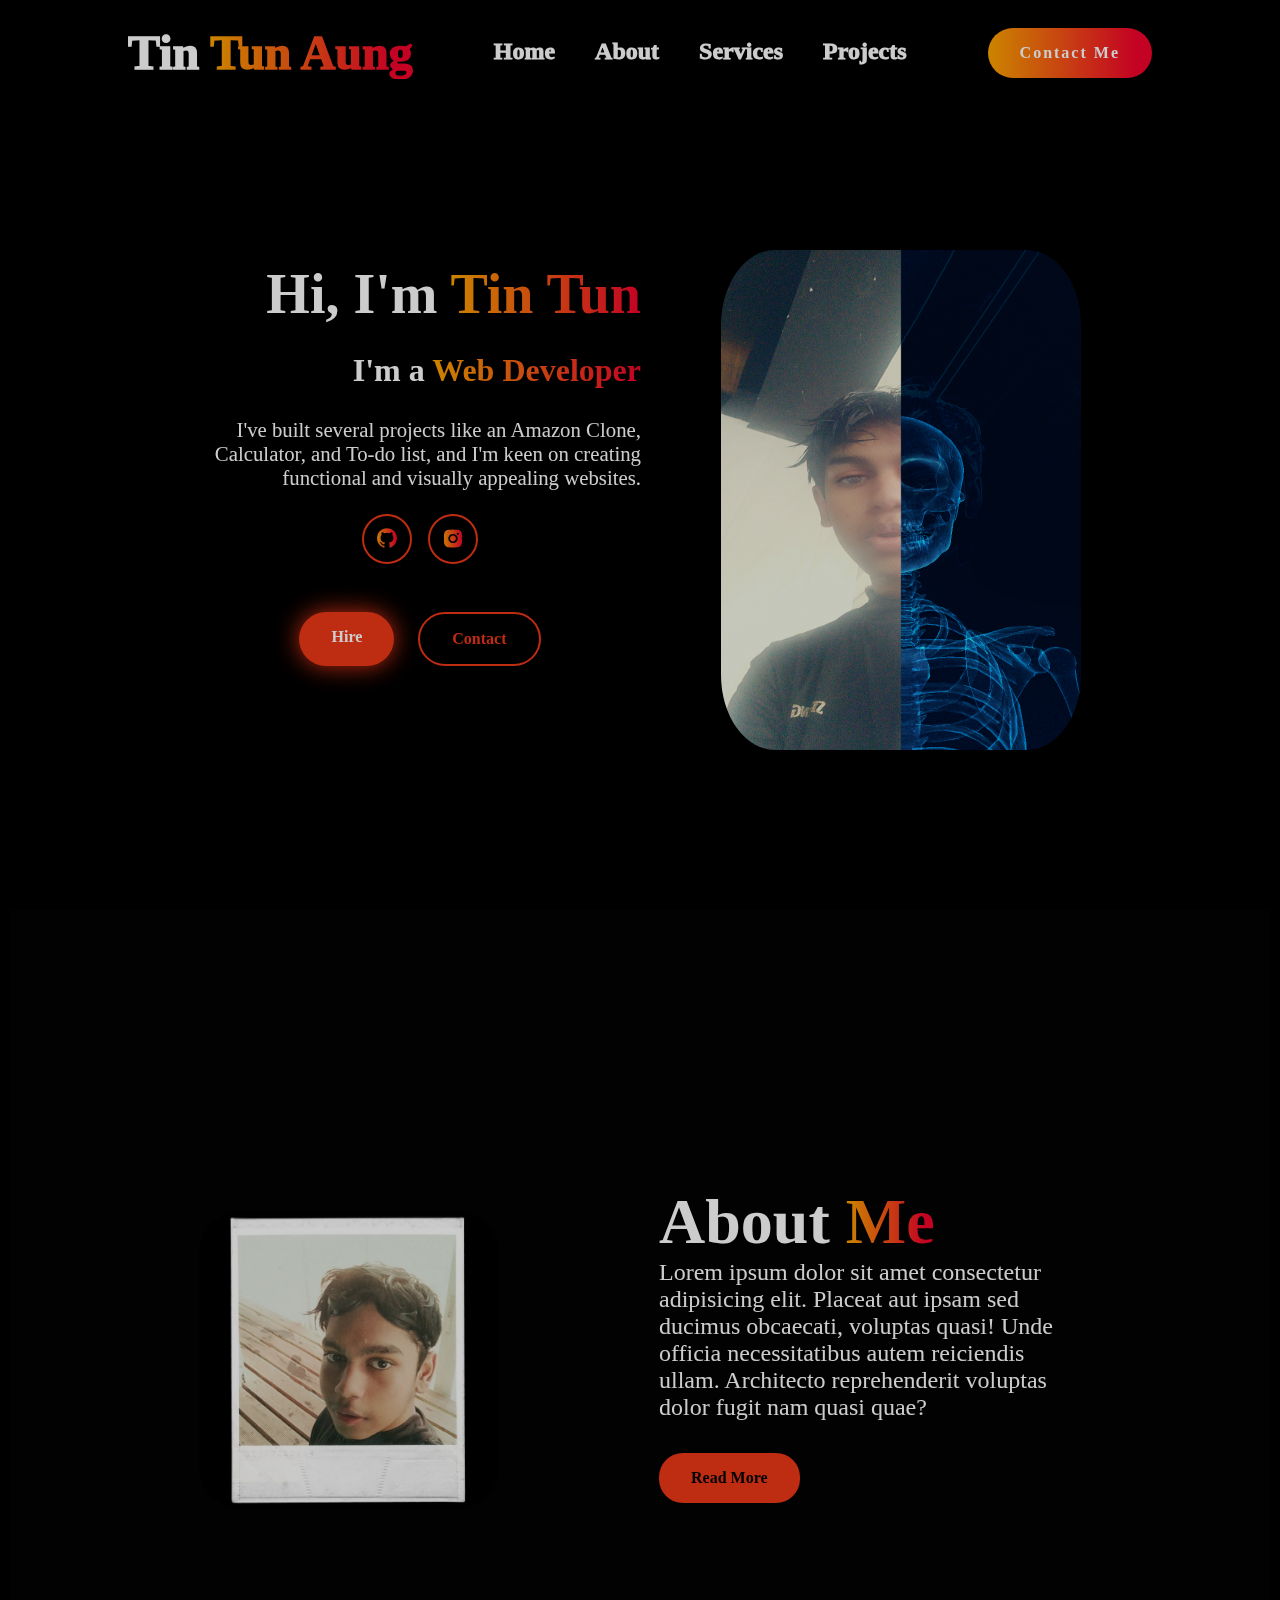
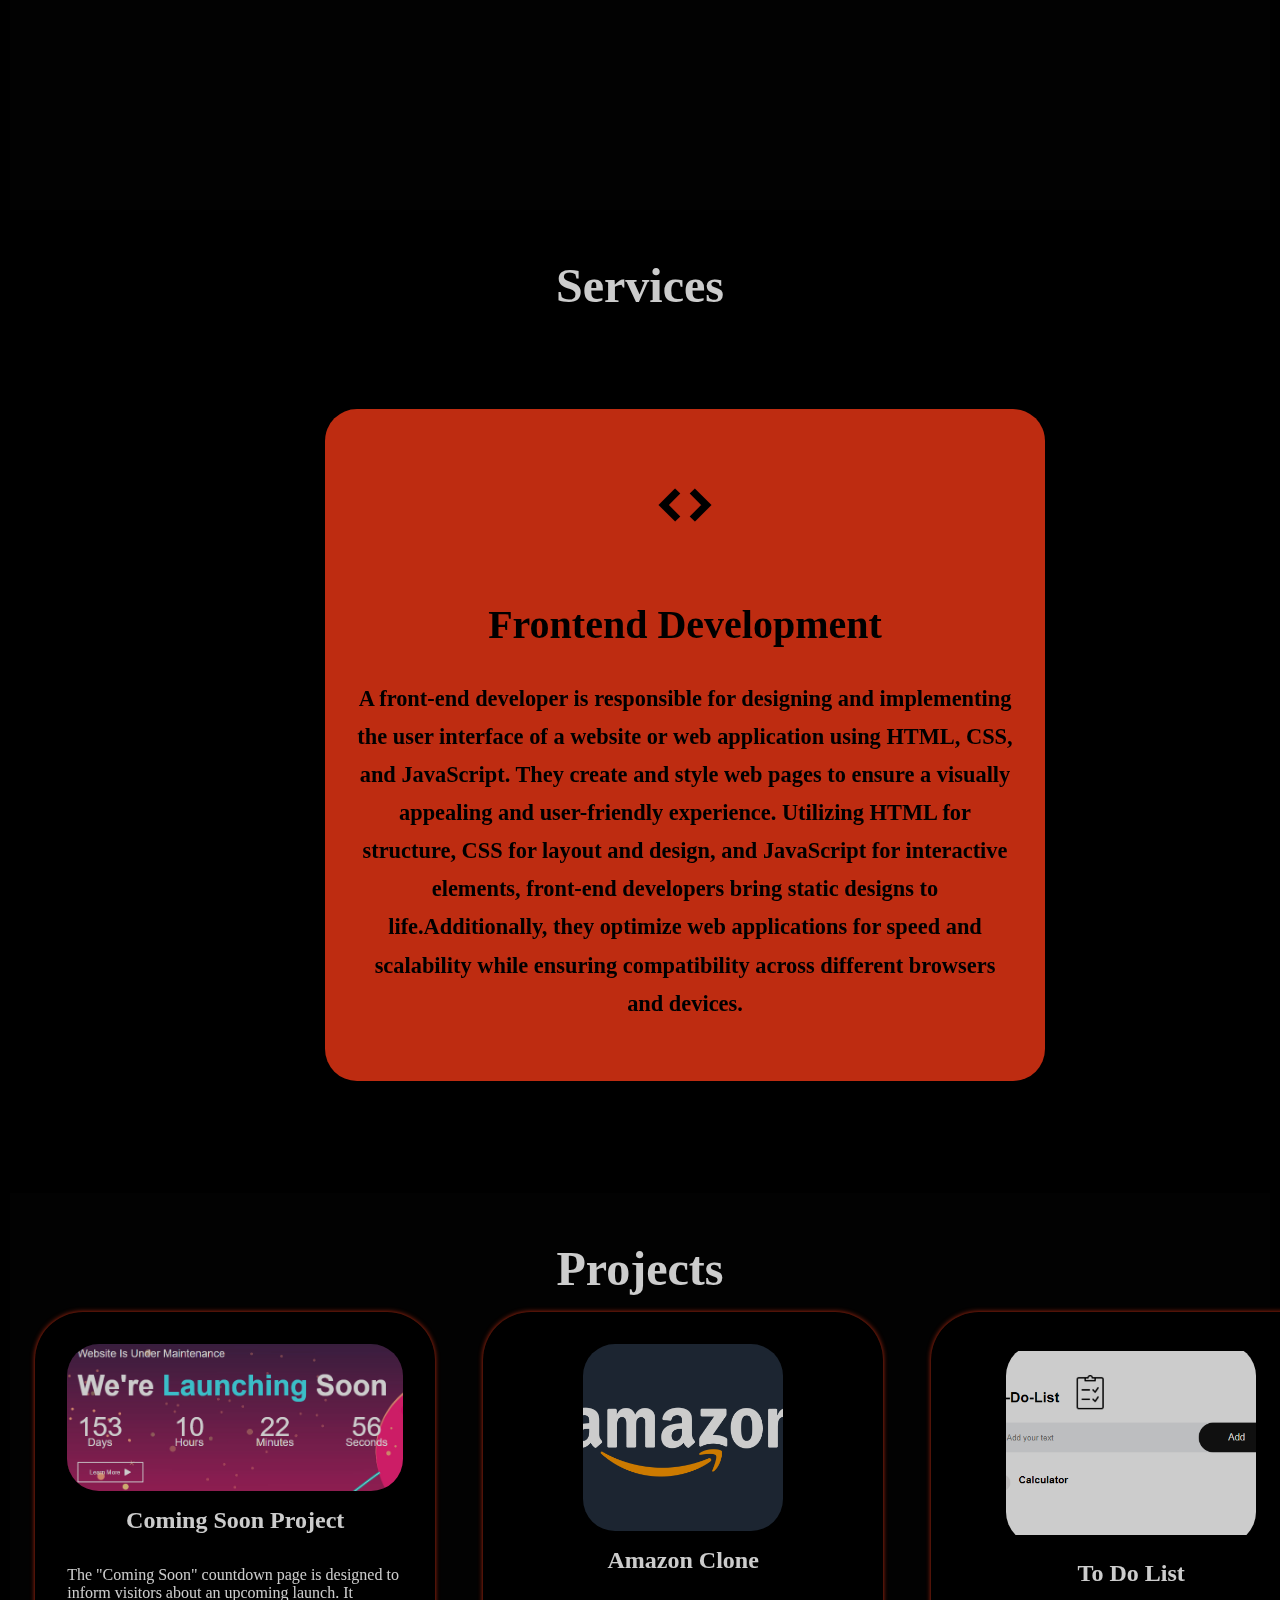
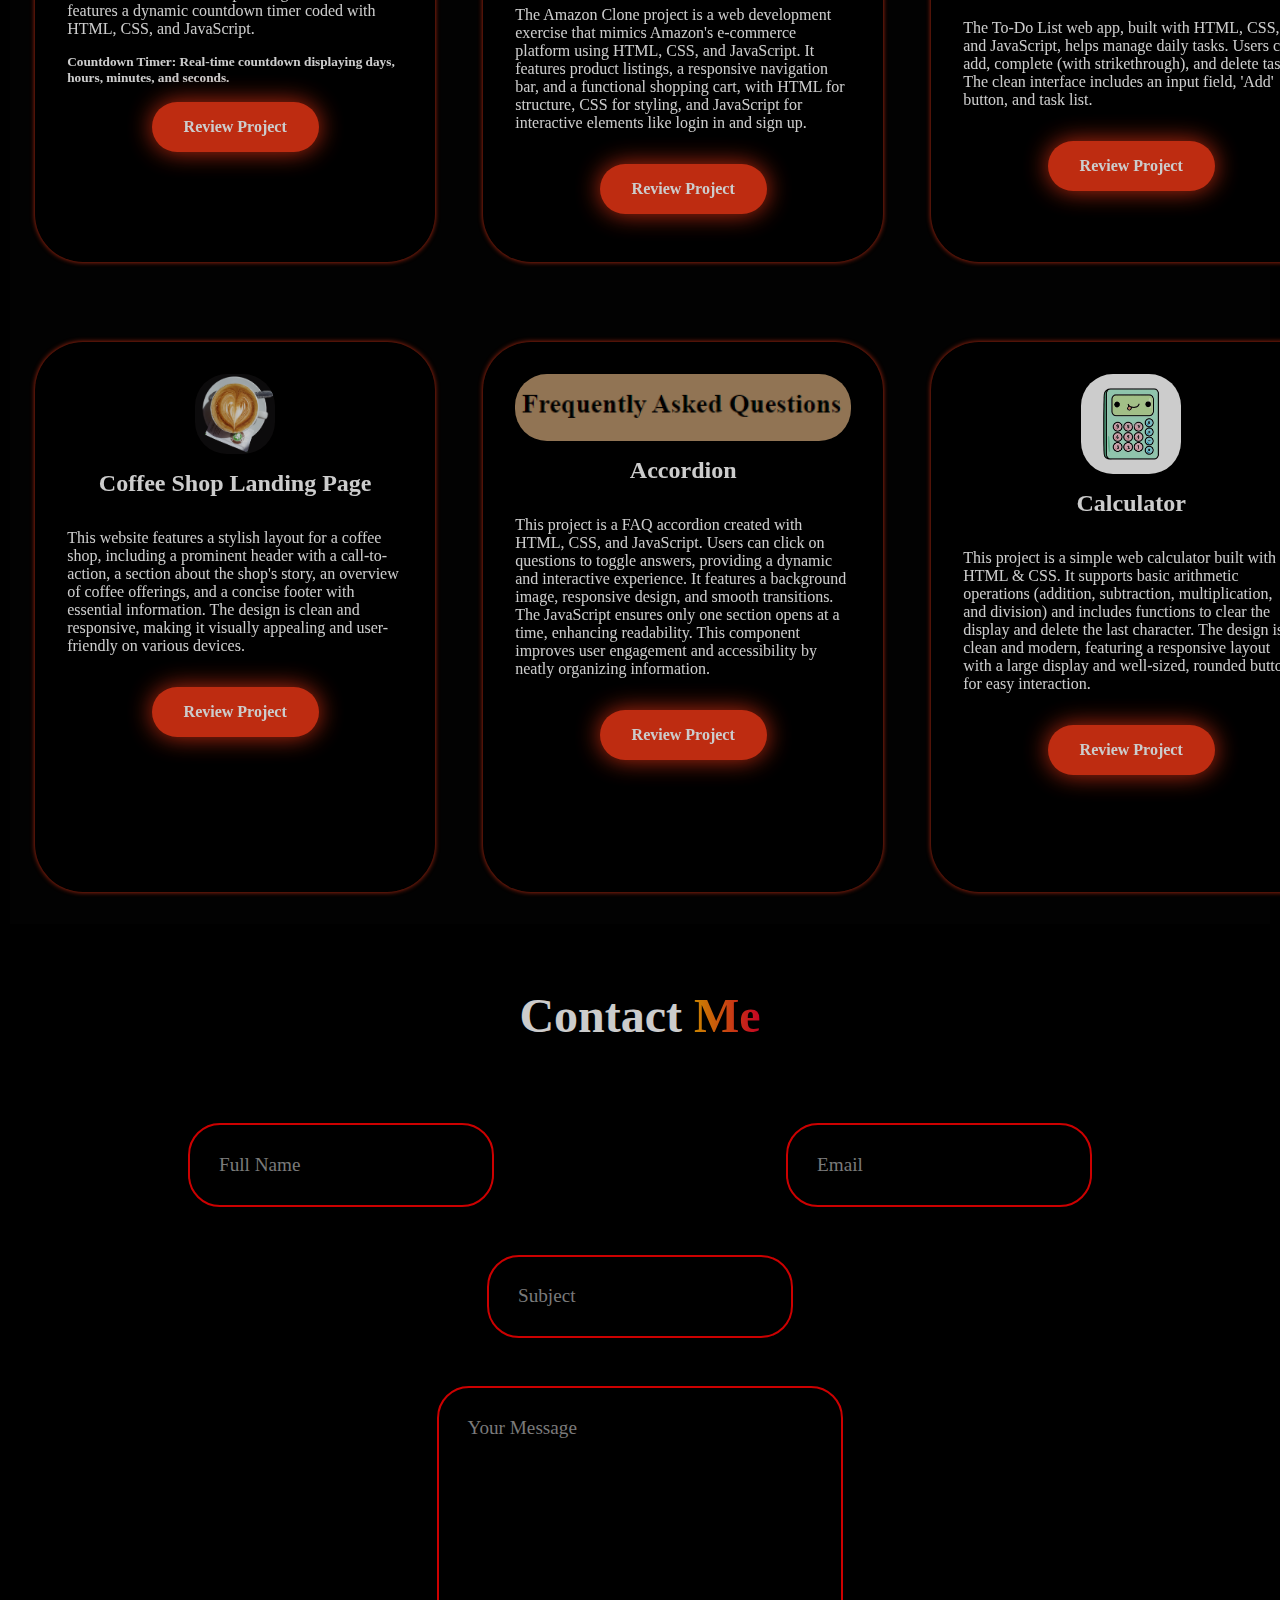
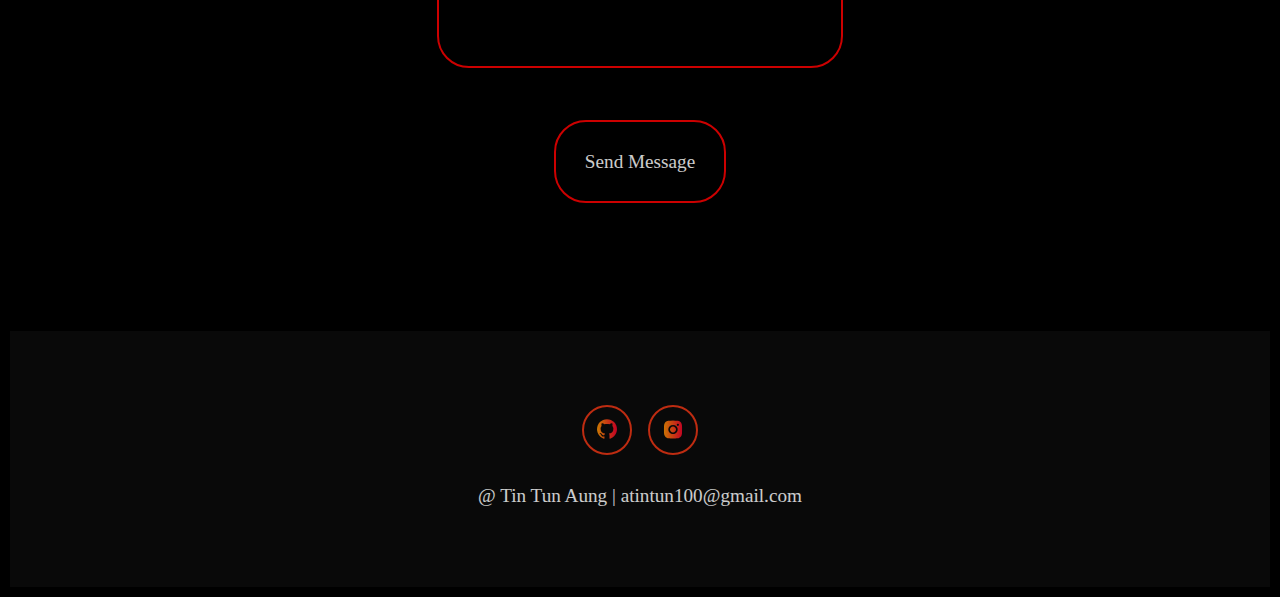
<file: index.html>
<!DOCTYPE html>
<html lang="en">
<head>
    <meta charset="UTF-8">
    <meta name="viewport" content="width=device-width, initial-scale=1.0">
    <title>Tin Tun Aung - Portfolio Website</title>
    <link rel="stylesheet" href="style.css">
    <link href='https://unpkg.com/boxicons@2.0.9/css/boxicons.min.css' rel='stylesheet'>
</head>
<body>
    <header class="header">
        <a href="#home" class="logo">Tin <span>Tun Aung</span></a>
        <i class="bx bx-menu" id="menu-icon"></i>
        <nav class="navbar">
            <a href="#home">Home</a>
            <a href="#about" class="active">About</a>
            <a href="#services">Services</a>
            <a href="#projects">Projects</a>
        </nav>
        <button class="gradient-btn"><b>Contact Me</b></button>
    </header>


    <section class="home" id="home">
        <div class="home-content">
            <h1>Hi, I'm <span>Tin Tun</span></h1>
            <h3>I'm a <span>Web Developer</span></h3>
            <p>I've built several projects like an Amazon Clone, Calculator, and To-do list, and I'm keen on creating functional and visually appealing websites.</p>
            <div class="social-icons">
                <a href="#"><i class="bx bxl-github"></i></a>
                
                <a href="#"><i class="bx bxl-instagram-alt"></i></a>
                
            </div>
            <div class="btn-group">
                <a href="#" class="btn">Hire</a>
                <a href="#contact" class="btn">Contact</a>
            </div>
        </div>
        <div class="home-img">
            <img src="images/image-7.jpg" alt="Tin Tun Aung">
        </div>
    </section>

    <section class="about" id="about">
        <div class="about-img">
            <img src="images/image-1.webp" alt="About Image">
        </div>
        <div class="about-content">
            <h2>About <span>Me</span></h2>
            <p>Lorem ipsum dolor sit amet consectetur adipisicing elit. Placeat aut ipsam sed ducimus obcaecati, voluptas quasi! Unde officia necessitatibus autem reiciendis ullam. Architecto reprehenderit voluptas dolor fugit nam quasi quae?</p>
            <a href="#" class="btn">Read More</a>
        </div>
    </section>

    <section class="services" id="services">
        <h2 class="heading">Services</h2>
        <div class="services-container">
            <div class="service-box">
                <div class="service-info">
                    <i class="bx bx-code"></i>
                    <h4>Frontend Development</h4>
                    <p>A front-end developer is responsible for designing and implementing the user interface of a website or web application using HTML, CSS, and JavaScript. They create and style web pages to ensure a visually appealing and user-friendly experience. Utilizing HTML for structure, CSS for layout and design, and JavaScript for interactive elements, front-end developers bring static designs to life.Additionally, they optimize web applications for speed and scalability while ensuring compatibility across different browsers and devices.</p>
                </div>
            </div> 
        </div>
    </section>

    <section class="projects" id="projects">
        <h2 class="heading">Projects</h2>
                <div class="projects-box">
                    <div class="project-card project1">
                        <img src="project-img/1.png" alt="">
                        <h3>Coming Soon Project</h3>
                        <p>The "Coming Soon" countdown page is designed to inform visitors about an upcoming launch. It features a dynamic countdown timer coded with HTML, CSS, and JavaScript.</p>

                        <h5>Countdown Timer: Real-time countdown displaying days, hours, minutes, and seconds.</h5>
                        <a href="Coming Soon/index.html" class="btn">Review Project</a>
                    </div>
           
                    <div class="project-card project2">
                        <img src="project-img/2.png" alt="pic 2">
                        <h3>Amazon Clone</h3>
                        <p>The Amazon Clone project is a web development exercise that mimics Amazon's e-commerce platform using HTML, CSS, and JavaScript. It features product listings, a responsive navigation bar, and a functional shopping cart, with HTML for structure, CSS for styling, and JavaScript for interactive elements like login in and sign up.
                        </p>
                        <a href="Amazon Clone/index.html" class="btn">Review Project</a>
                    </div>
           
                    <div class="project-card project3">
                        <img src="project-img/3.png" alt="pic 3">
                        <h3>To Do List</h3>
                        <p>The To-Do List web app, built with HTML, CSS, and JavaScript, helps manage daily tasks. Users can add, complete (with strikethrough), and delete tasks. The clean interface includes an input field, 'Add' button, and task list.</p>
                        <a href="To Do Lists/index.html" class="btn">Review Project</a>
                    </div>
           
                    <div class="project-card project4">
                        <img src="project-img/4.png" alt="pic4">
                        <h3>Coffee Shop Landing Page</h3>
                        <p>This website features a stylish layout for a coffee shop, including a prominent header with a call-to-action, a section about the shop's story, an overview of coffee offerings, and a concise footer with essential information. The design is clean and responsive, making it visually appealing and user-friendly on various devices.

                        </p>
                        <a href="Coffee Landing Page/index.html" class="btn">Review Project</a>
                    </div>
           
                    <div class="project-card project5">
                        <img src="project-img/5.png" alt="">
                        <h3>Accordion</h3>
                        <p>This project is a FAQ accordion created with HTML, CSS, and JavaScript. Users can click on questions to toggle answers, providing a dynamic and interactive experience. It features a background image, responsive design, and smooth transitions. The JavaScript ensures only one section opens at a time, enhancing readability. This component improves user engagement and accessibility by neatly organizing information.
                        </p>
                        <a href="Accordion/index.html" class="btn">Review Project</a>
                    </div>
           
                    <div class="project-card project6">
                        <img src="project-img/6.jpg" alt="pic 6">
                        <h3>Calculator</h3>
                        <p>This project is a simple web calculator built with HTML & CSS. It supports basic arithmetic operations (addition, subtraction, multiplication, and division) and includes functions to clear the display and delete the last character. The design is clean and modern, featuring a responsive layout with a large display and well-sized, rounded buttons for easy interaction.

                        </p>
                        <a href="Calculator/index.html" class="btn">Review Project</a>
                    </div>
                </div>
    </section>

    <section class="contact" id="contact">
        <h2 class="heading">Contact <span>Me</span></h2>
        <form action="#">
            <div class="input-group">
                <div class="input-box">
                    <input type="name" placeholder="Full Name">
                </div>
                <div class="input-box">
                    <input type="email" placeholder="Email">
                </div>
            </div>
            <div class="input-box">
                <input type="text" placeholder="Subject">
            </div>
            <div class="input-box">
                <textarea name="" id="" placeholder="Your Message" cols="30" rows="10"></textarea>
            </div>
            <div class="input-box">
                <input type="submit" value="Send Message" class="send-message">
            </div>
        </form>
    </section>
    
    

    <footer class="footer">
        <div class="social-icons">
            <a href="#"><i class="bx bxl-github"></i></a>
           
            <a href="#"><i class="bx bxl-instagram-alt"></i></a>
           
        </div>

        

        <p class="tintun">
            @ Tin Tun Aung | atintun100@gmail.com
        </p>
    

    </footer>


    <script src="script.js"></script>
</body>
</html>
</file>
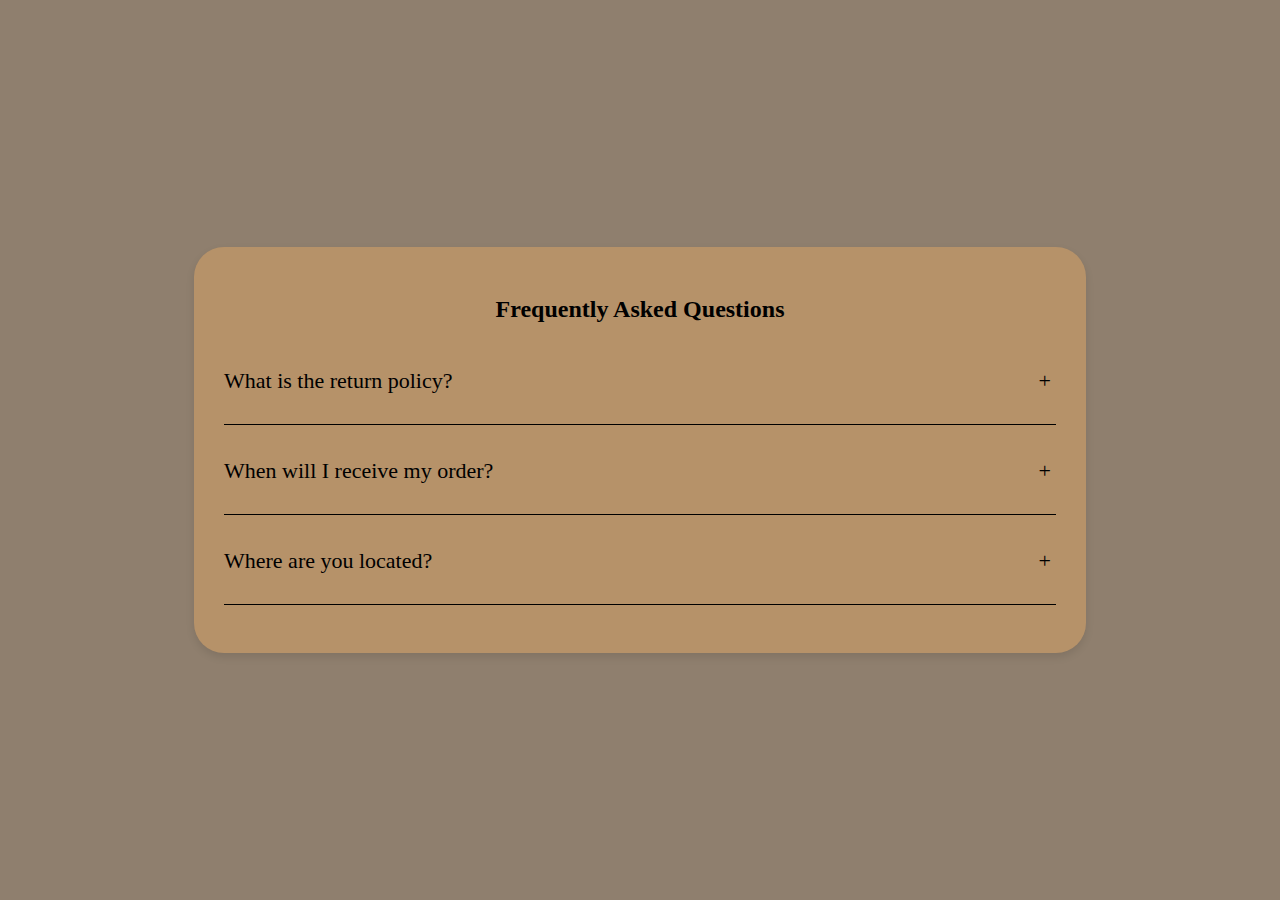
<file: Accordion/index.html>
<!DOCTYPE html>
<html lang="en">
  <head>
    <meta charset="UTF-8" />
    <meta name="viewport" content="width=device-width, initial-scale=1.0" />
    <title>Accordion</title>
    <link rel="stylesheet" href="style.css" />
  </head>
  <body>
    <div class="accordion">
      <h2 class="accordion-title">Frequently Asked Questions</h2>

      <div class="content-container">
        <div class="question">What is the return policy?</div>
        <div class="answer">
          Lorem ipsum dolor sit amet, consectetur adipisicing elit. Alias dicta
          vel harum quos temporibus et corporis, totam accusamus sunt
          reprehenderit! Non reprehenderit, vel ea qui aliquam recusandae
          voluptate placeat fugiat?
        </div>
      </div>

      <div class="content-container">
        <div class="question">When will I receive my order?</div>
        <div class="answer">
          Lorem ipsum dolor sit amet, consectetur adipisicing elit. Alias dicta
          vel harum quos temporibus et corporis, totam accusamus sunt
          reprehenderit! Non reprehenderit, vel ea qui aliquam recusandae
          voluptate placeat fugiat?
        </div>
      </div>

      <div class="content-container">
        <div class="question">Where are you located?</div>
        <div class="answer">
          Lorem ipsum dolor sit amet, consectetur adipisicing elit. Alias dicta
          vel harum quos temporibus et corporis, totam accusamus sunt
          reprehenderit! Non reprehenderit, vel ea qui aliquam recusandae
          voluptate placeat fugiat?
        </div>
      </div>
    </div>
    <script src="app.js"></script>
  </body>
</html>
</file>
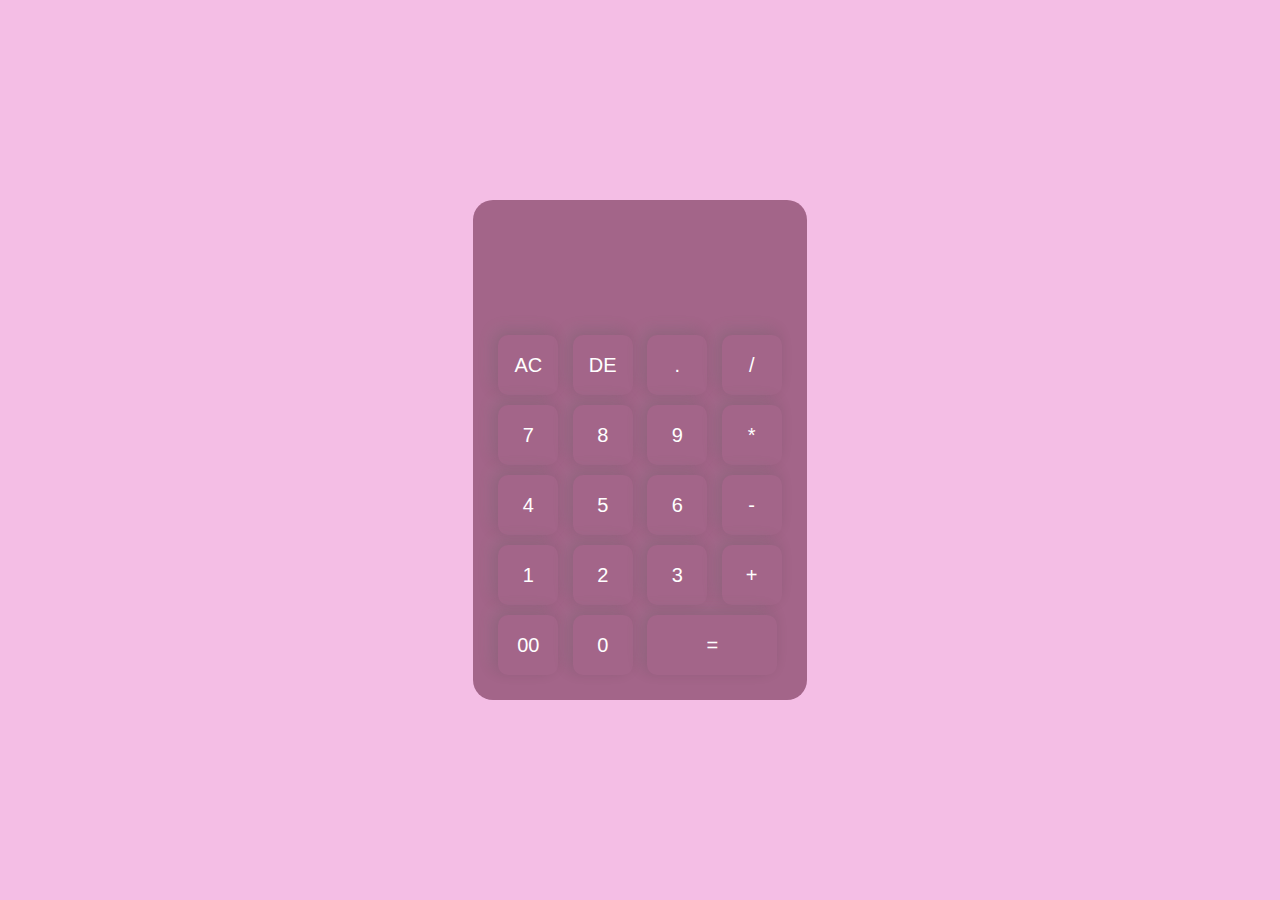
<file: Calculator/index.html>
<!DOCTYPE html>
<html lang="en">
<head>
    <meta charset="UTF-8">
    <meta name="viewport" content="width=device-width, initial-scale=1.0">
    <title>Calculator</title>
    <link rel="stylesheet" href="style.css">
</head>
<body>
    <div class="container">
        <div class="calculator">
            <form name="calculator">
                <div class="display">
                    <input type="text" name="display" readonly>
                </div>
                <div>
                    <input type="button" value="AC" onclick="document.calculator.display.value = ''">
                    <input type="button" value="DE" onclick="document.calculator.display.value = document.calculator.display.value.slice(0, -1)">
                    <input type="button" value="." onclick="document.calculator.display.value += '.'">
                    <input type="button" value="/" onclick="document.calculator.display.value += '/'">
                </div>
                <div>
                    <input type="button" value="7" onclick="document.calculator.display.value += '7'">
                    <input type="button" value="8" onclick="document.calculator.display.value += '8'">
                    <input type="button" value="9" onclick="document.calculator.display.value += '9'">
                    <input type="button" value="*" onclick="document.calculator.display.value += '*'">
                </div>
                <div>
                    <input type="button" value="4" onclick="document.calculator.display.value += '4'">
                    <input type="button" value="5" onclick="document.calculator.display.value += '5'">
                    <input type="button" value="6" onclick="document.calculator.display.value += '6'">
                    <input type="button" value="-" onclick="document.calculator.display.value += '-'">
                </div>
                <div>
                    <input type="button" value="1" onclick="document.calculator.display.value += '1'">
                    <input type="button" value="2" onclick="document.calculator.display.value += '2'">
                    <input type="button" value="3" onclick="document.calculator.display.value += '3'">
                    <input type="button" value="+" onclick="document.calculator.display.value += '+'">
                </div>
                <div>
                    <input type="button" value="00" onclick="document.calculator.display.value += '00'">
                    <input type="button" value="0" onclick="document.calculator.display.value += '0'">
                    <input type="button" value="=" onclick="document.calculator.display.value = eval(document.calculator.display.value)" class="equal">
                </div>
            </form>
        </div>
    </div>
</body>
</html>
</file>
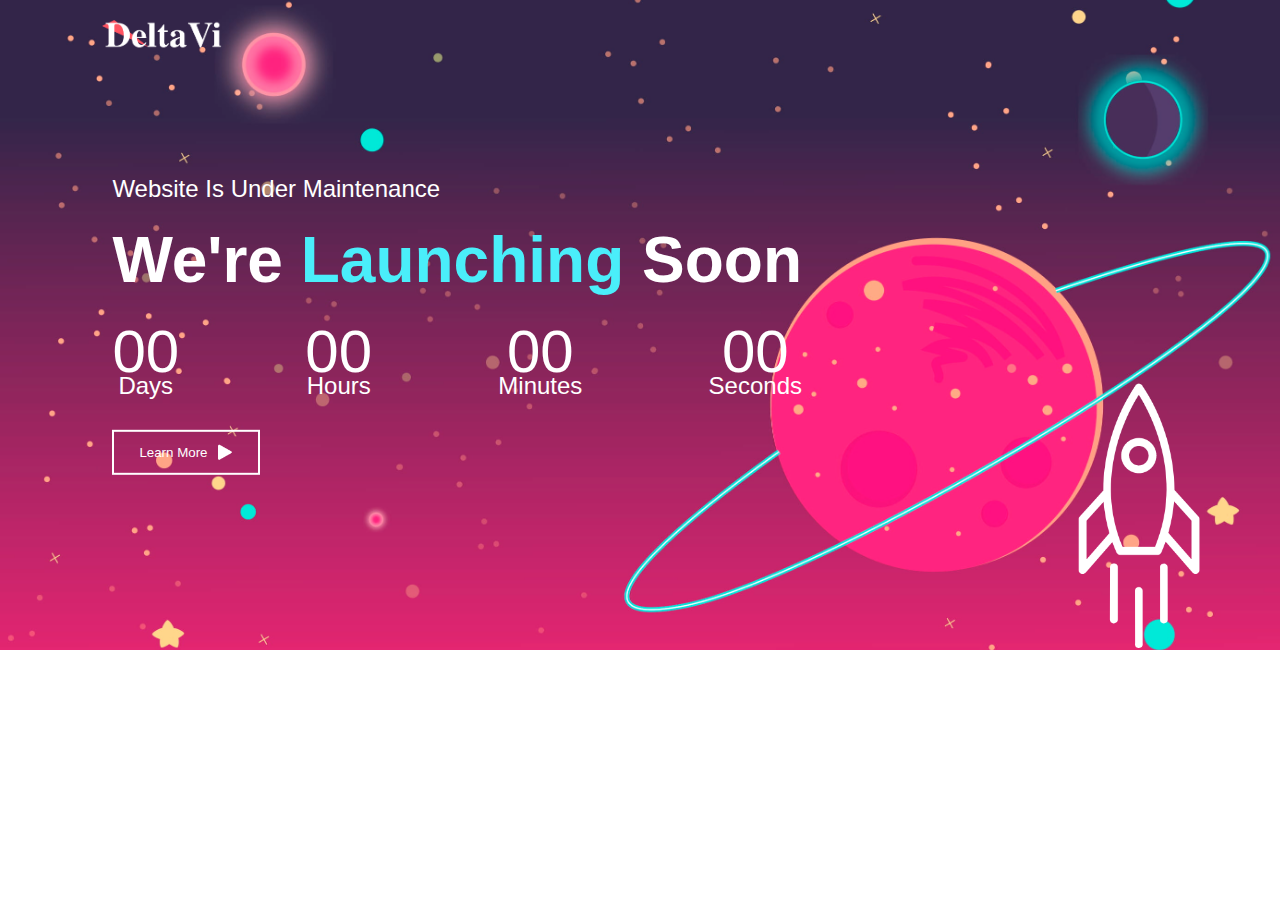
<file: Coming Soon/index.html>
<!DOCTYPE html>
<html lang="en">
<head>
    <meta charset="UTF-8">
    <meta name="viewport" content="width=device-width, initial-scale=1.0">
    <title>Coming Soon Page</title>
    <link href="style.css" rel="stylesheet" type="text/css">
</head>
<body>
<div class="container">
    <img src="images/logo.png" class="logo" alt="Logo">

    <div class="content">
        <p>Website Is Under Maintenance</p>
        <h1>We're <span>Launching</span> Soon</h1>
        <div class="launch-time">
            <div>
                <p id="days">00</p>
                <span>Days</span>
            </div>
            <div>
                <p id="hours">00</p>
                <span>Hours</span>
            </div>
            <div>
                <p id="minutes">00</p>
                <span>Minutes</span>
            </div>
            <div>
                <p id="seconds">00</p>
                <span>Seconds</span>
            </div>
        </div>

        <button type="button">Learn More <img src="images/triangle.png" alt="Arrow"></button>
    </div>
    <img src="images/rocket.png" class="rocket" alt="Rocket">
</div>

<script src="app.js"></script>

</body>
</html>
</file>
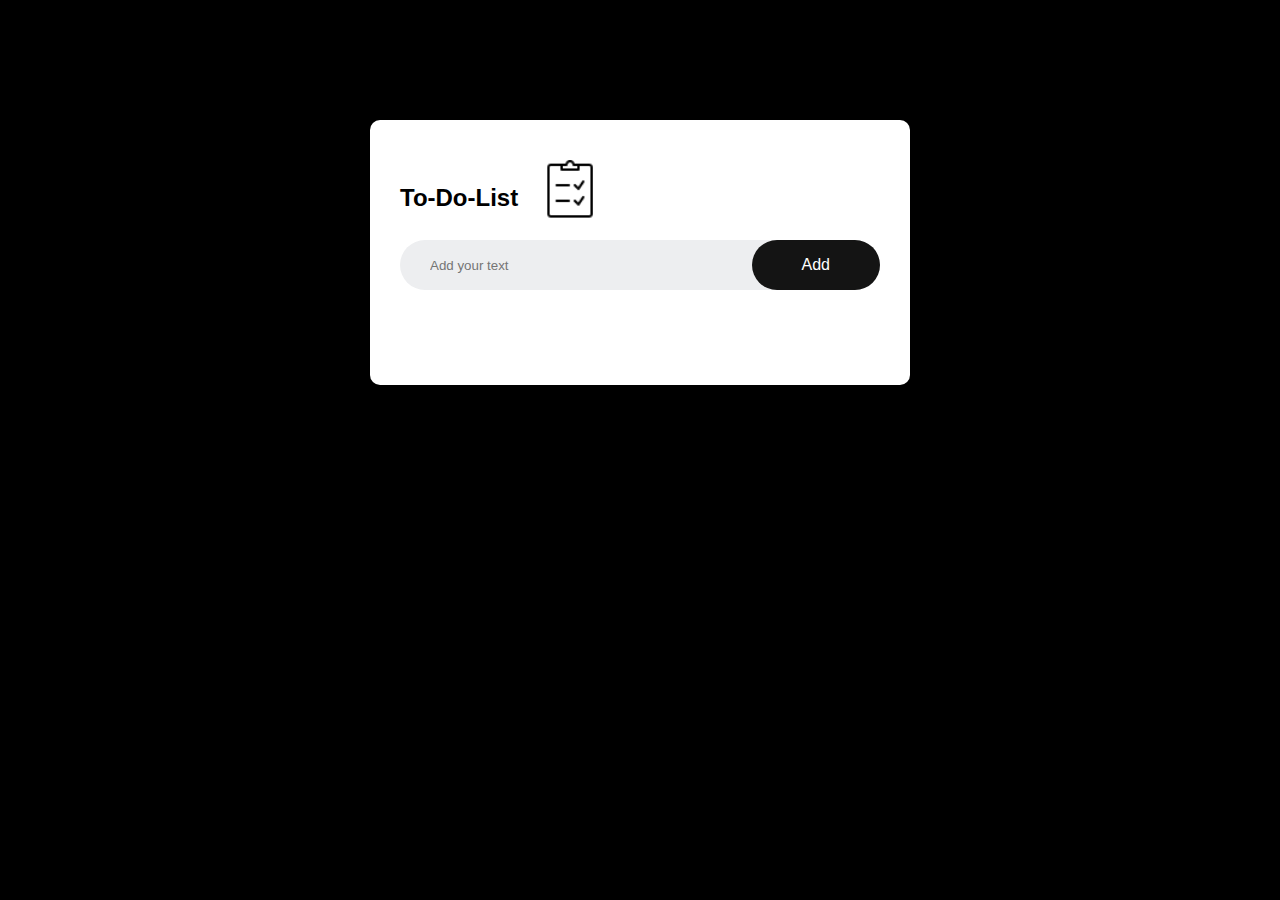
<file: To Do Lists/index.html>
<!DOCTYPE html>
<html lang="en">
  <head>
    <meta charset="UTF-8" />
    <meta name="viewport" content="width=device-width, initial-scale=1.0" />
    <title>To Do List App</title>
    <link rel="stylesheet" href="style.css" />
  </head>
  <body>
    <div class="container">
      <div class="todo-app">
        <h2>To-Do-List <img src="images/icons.png"</h2>
        <div class="row">
          <input type="text" id="input-box" placeholder="Add your text" />
          <button onclick="addTask()">Add</button>
        </div>
        <ul id="list-container">
          <!-- <li class="checked">Task 1</li>
          <li>Task 2</li>
          <li>Task 3</li> -->
        </ul>
      </div>
    </div>
    <script src="script.js"></script>
  </body>
</html>
</file>
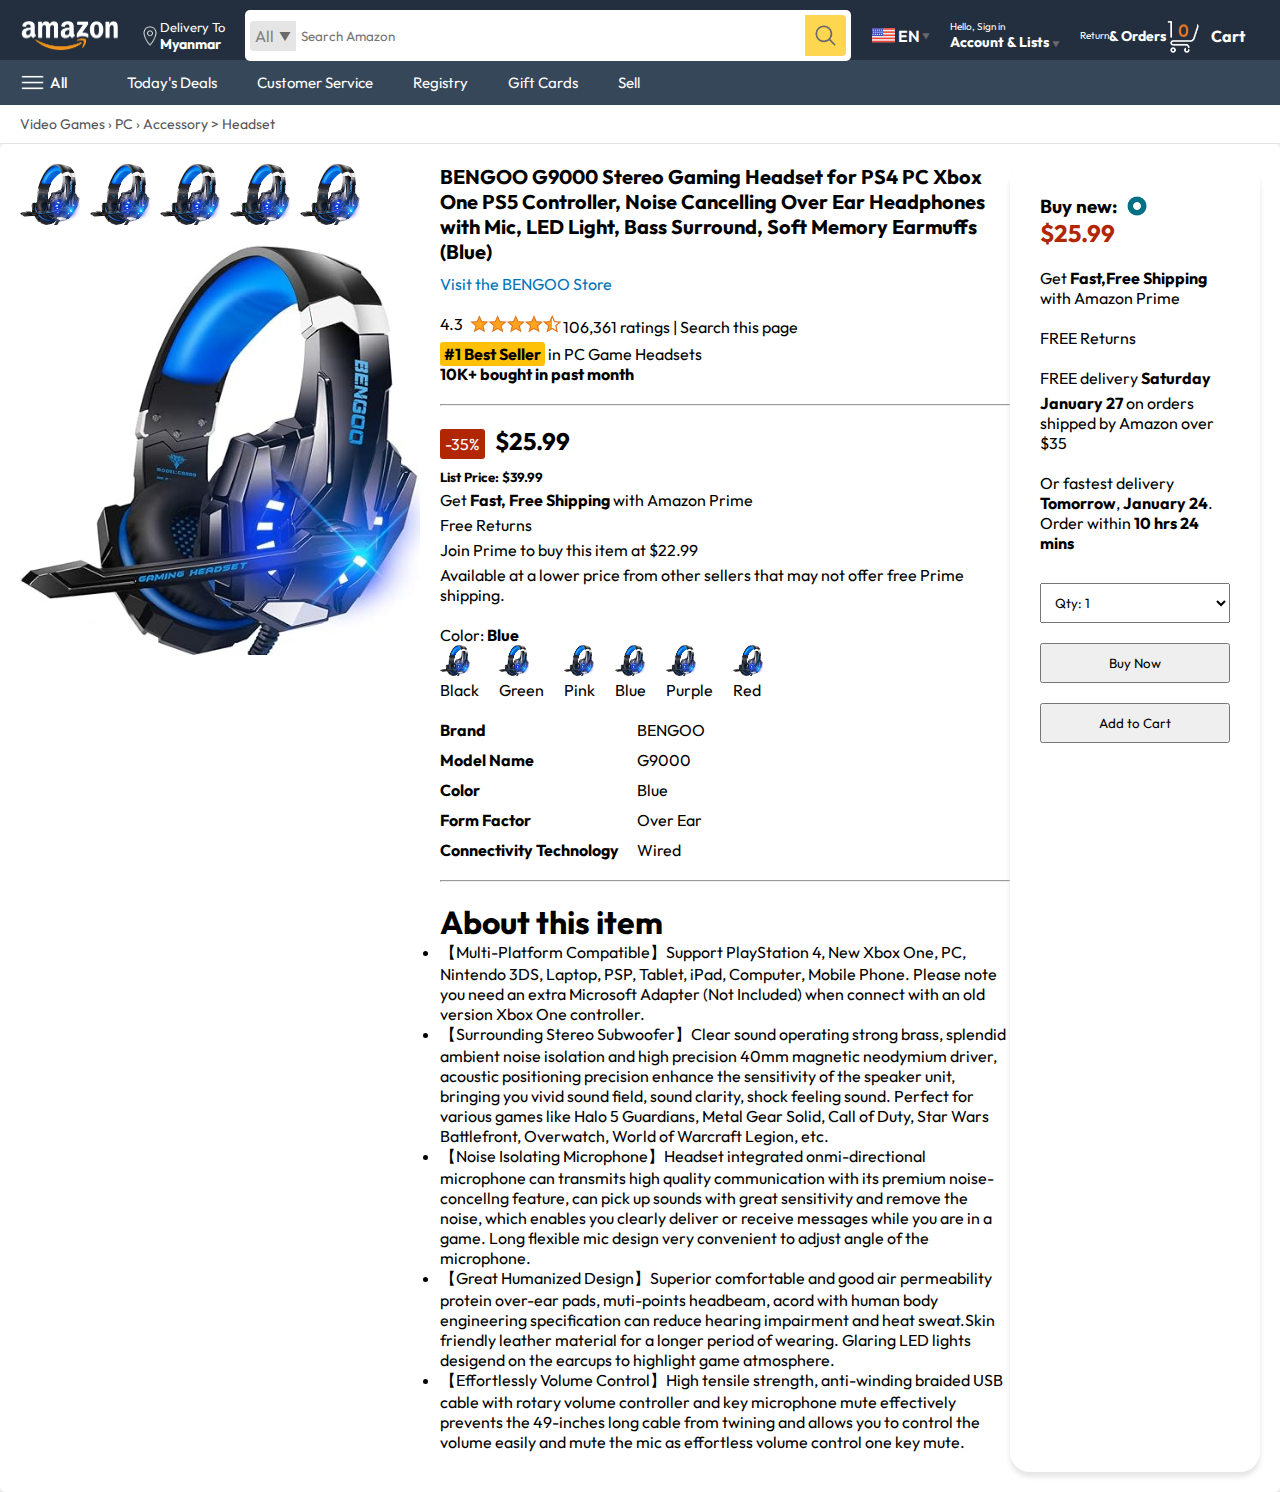
<file: Amazon Clone/product.html>
<!DOCTYPE html>
<html lang="en">
<head>
    <meta charset="UTF-8">
    <meta name="viewport" content="width=device-width, initial-scale=1.0">
    <title>Product Page</title>
    <link rel="stylesheet" href="style.css">
    <link rel="stylesheet" href="product.css">
</head>
<body>
    <nav>
        <a href="/">
            <img src="images/amazon_logo.png" width="100" alt="">
        </a>
        <div class="nav-country">
            <img src="images/location_icon.png" height="20" alt="">
            <div>
                <p>Delivery To </p>
                <h1>Myanmar</h1>
            </div>
        </div>

        <div class="nav-search">
            <div class="nav-search-gategory">
                <p>All</p>
                <img src="images/dropdown_icon.png" height="12" alt="">
            </div>
            <input type="text" class="nav-search-input" placeholder="Search Amazon">
            <img src="images/search_icon.png" class="nav-search-icon" alt="">
        </div>

        <div class="nav-language">
            <img src="images/us_flag.png" width="25px" alt="">
            <p>EN</p>
            <img src="images/dropdown_icon.png" width="8px" alt="">
        </div>

        <div class="nav-text">
            <a href="signin.html">
                <p>Hello, Sign in</p>
                <h1>Account & Lists <img src="images/dropdown_icon.png" width="8px" alt=""></h1>
            </a>
        </div>

        <div class="nav-text">
            <p>Return</p>
            <h1>& Orders</h1>
        </div>
        <a href="/cart.html" class="nav-cart">
            <img src="images/cart_icon.png" width="35px" alt="">
            <h4>Cart</h4>
        </a>
    </nav>

    <div class="nav-bottom">
        <div>
            <img src="images/menu_icon.png" width="25px" alt="">
            <p>All</p>
        </div>
        <p>Today's Deals</p>
        <p>Customer Service</p>
        <p>Registry</p>
        <p>Gift Cards</p>
        <p>Sell</p>
    </div>

    <p class="breadcrum">Video Games › PC › Accessory > Headset</p>

    <div class="product-display">
        <div class="product-d-image">
            <div class="product-icons">
                <img src="images/product_img.jpg" alt="" width="60">
                <img src="images/product_img.jpg" alt="" width="60">
                <img src="images/product_img.jpg" alt="" width="60">
                <img src="images/product_img.jpg" alt="" width="60">
                <img src="images/product_img.jpg" alt="" width="60">
            </div>
            <div class="product-main-image">
                <img src="images/product_img.jpg" alt="" width="400">
            </div>
        </div>

        <div class="product-d-details">
            <p class="product-title">
                BENGOO G9000 Stereo Gaming Headset for PS4 PC Xbox One PS5 Controller, Noise Cancelling Over Ear Headphones with Mic, LED Light, Bass Surround, Soft Memory Earmuffs (Blue)
            </p>

            <p class="brand-store">
                Visit the BENGOO Store
            </p>
            <div class="product-rating">
                <div>
                    <div>4.3 <img src="images/rating_img.png" height="20px"></div>
                    <p>106,361 ratings | Search this page</p>
                </div>
                <p><span>#1 Best Seller</span> in PC Game Headsets</p>
                <h4>10K+ bought in past month</h4>
            </div>
            <hr>
            <div class="product-d-price">
                <div>
                    <p>-35%</p>
                    <h1>$<span>25</span>.99</h1>
                </div>
                <h5>List Price: <span>$39.99</span></h5>
                <p>Get <b>Fast, Free Shipping </b> with <span>Amazon Prime</span></p>

                <p><span>Free Returns</span></p>
                <p><span>Join Prime to buy this item at $22.99</span></p>
                <p>Available at a lower price from <span>other sellers </span> that may not offer free Prime shipping.</p>
            </div>

            <div class="product-color-selection">
                <p>Color: <b>Blue</b></p>
                <div class="product-color-options">
                    <div class="option">
                        <img src="images/product_img.jpg" alt="" width="30px">
                        <p>Black</p>
                    </div>
                    <div class="option">
                        <img src="images/product_img.jpg" alt="" width="30px">
                        <p>Green</p>
                    </div>
                    <div class="option">
                        <img src="images/product_img.jpg" alt="" width="30px">
                        <p>Pink</p>
                    </div>
                    <div class="option">
                        <img src="images/product_img.jpg" alt="" width="30px">
                        <p>Blue</p>
                    </div>
                    <div class="option">
                        <img src="images/product_img.jpg" alt="" width="30px">
                        <p>Purple</p>
                    </div>
                    <div class="option">
                        <img src="images/product_img.jpg" alt="" width="30px">
                        <p>Red</p>
                    </div>
                </div>
            </div>
            <div class="product-info">
                <p><b>Brand</b></p> <p>BENGOO</p>
                <p><b>Model Name</b></p> <p>G9000</p>
                <p><b>Color</b></p> <p>Blue</p>
                <p><b>Form Factor</b></p> <p>Over Ear</p>
                <p><b>Connectivity Technology</b></p> <p>Wired</p>
            </div>
            <hr>
            <div class="product-description">
                <h1>About this item</h1>
                <ul>
                    <li>【Multi-Platform Compatible】Support PlayStation 4, New Xbox One, PC, Nintendo 3DS, Laptop, PSP, Tablet, iPad, Computer, Mobile Phone. Please note you need an extra Microsoft Adapter (Not Included) when connect with an old version Xbox One controller.
                    </li>
                    <li>【Surrounding Stereo Subwoofer】Clear sound operating strong brass, splendid ambient noise isolation and high precision 40mm magnetic neodymium driver, acoustic positioning precision enhance the sensitivity of the speaker unit, bringing you vivid sound field, sound clarity, shock feeling sound. Perfect for various games like Halo 5 Guardians, Metal Gear Solid, Call of Duty, Star Wars Battlefront, Overwatch, World of Warcraft Legion, etc.
                    </li>
                    <li>【Noise Isolating Microphone】Headset integrated onmi-directional microphone can transmits high quality communication with its premium noise-concellng feature, can pick up sounds with great sensitivity and remove the noise, which enables you clearly deliver or receive messages while you are in a game. Long flexible mic design very convenient to adjust angle of the microphone.
                    </li>
                    <li>【Great Humanized Design】Superior comfortable and good air permeability protein over-ear pads, muti-points headbeam, acord with human body engineering specification can reduce hearing impairment and heat sweat.Skin friendly leather material for a longer period of wearing. Glaring LED lights desigend on the earcups to highlight game atmosphere.
                    </li>
                    <li>【Effortlessly Volume Control】High tensile strength, anti-winding braided USB cable with rotary volume controller and key microphone mute effectively prevents the 49-inches long cable from twining and allows you to control the volume easily and mute the mic as effortless volume control one key mute.
                    </li>
                </ul>
            </div>
        </div>
        <div class="product-d-purchase">
            <div class="title">
                <h3>Buy new:</h3> <img src="images/circle_icon.png" alt="" width="20px">
            </div>
            <h1 class="price">$<span>25</span>.99</h1>
            <div class="gap">
                <p>Get  <b>Fast,Free Shipping</b> with <span>Amazon Prime</span></p>
            </div>
            <p><span>FREE Returns</span></p>
            <div class="gap">
                <p><span>FREE delivery</span> <b>Saturday</b></p>
                <p><b>January 27</b> on orders shipped by Amazon over $35</p>
            </div>
            <div class="gap">
                <p>Or fastest delivery <b>Tomorrow</b>, <b>January 24</b>. Order within <b>10 hrs 24 mins</b></p>
            </div>
            <select name="" id="">
        
                <option value="1">Qty: 1</option>
                <option value="2">Qty: 2</option>
                <option value="3">Qty: 3</option>
                <option value="4">Qty: 4</option>
                <option value="5">Qty: 5</option>
            </select>
            <button class="yellow-btn">Buy Now</button>
            <button class="orange-btn">Add to Cart</button>
            
        </div>
    </div>
</body>
</html>
</file>
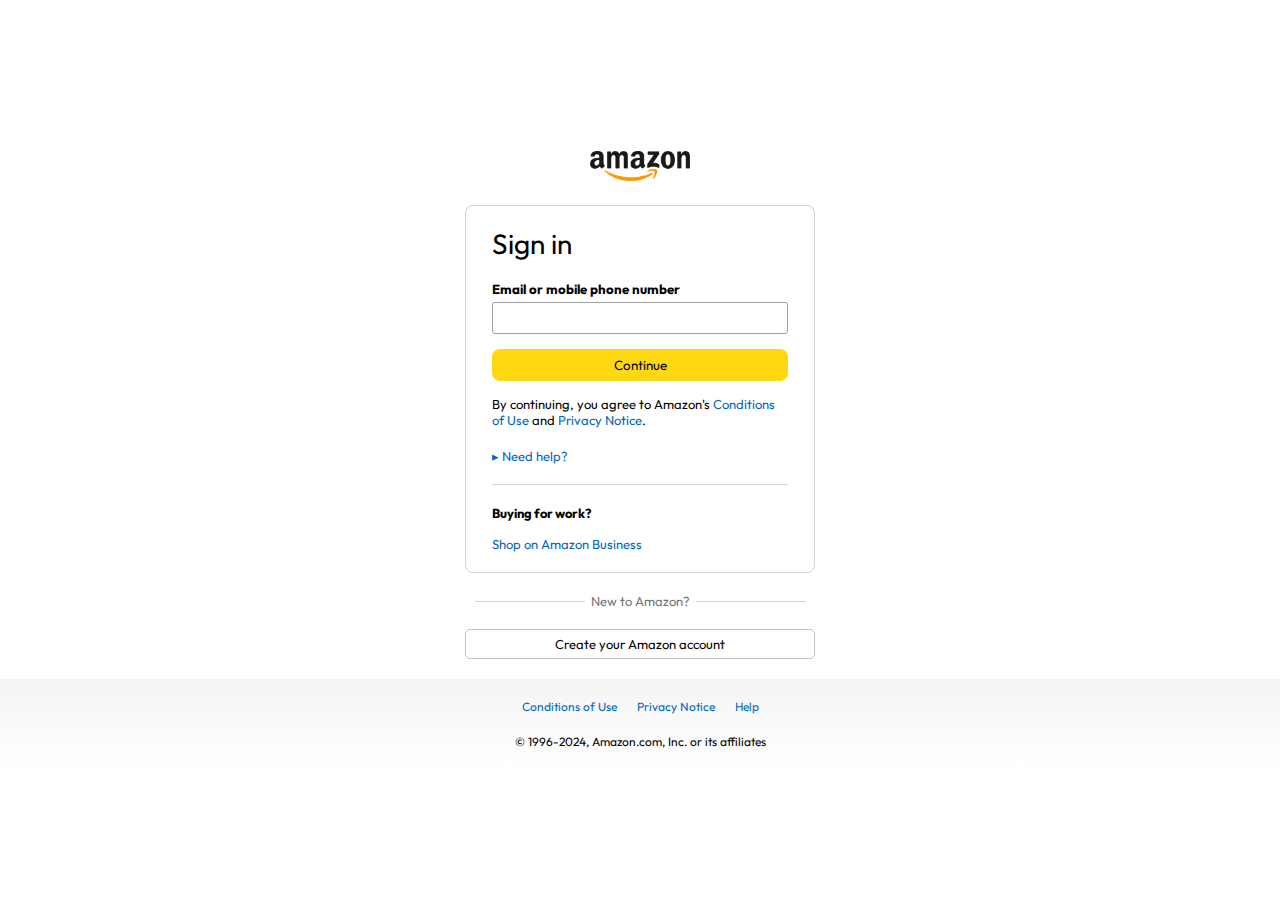
<file: Amazon Clone/signin.html>
<!DOCTYPE html>
<html lang="en">
<head>
    <meta charset="UTF-8">
    <meta name="viewport" content="width=device-width, initial-scale=1.0">
    <title>Sign In</title>
    <link rel="stylesheet" href="signin.css">
</head>
<body>
    <a href="/"><img class="logo" src="images/amazon_logo_dark.png" alt="" width="100px"></a>
    <div class="signin-container">
        <h1 class="signin-title">Sign in</h1>
        <h5 class="input-label">Email or mobile phone number</h5>
        <input type="text">
        <button>Continue</button>
        <p>By continuing, you agree to Amazon's <a href="#">Conditions of Use</a> and <a href="#">Privacy Notice</a>.</p>
        <p class="signin-help">&#9656 Need help?</p>
        <hr>
        <h4>Buying for work?</h4>
        <p class="signin-business"><a href="#">Shop on Amazon Business</a></p>
    </div>

    <div class="signin-bottom">
        <hr>
        <p>New to Amazon?</p>
        <hr>
    </div>
    <a href="signup.html">
        <button class="signin-signup-btn">Create your Amazon account</button>
    </a>
    <footer>
        <div class="footer-links">
            <a href="#">Conditions of Use</a>
            <a href="#">Privacy Notice</a>
            <a href="#">Help</a>
        </div>
        <p class="footer-copyright">© 1996-2024, Amazon.com, Inc. or its affiliates</p>
    </footer>
</body>
</html>
</file>
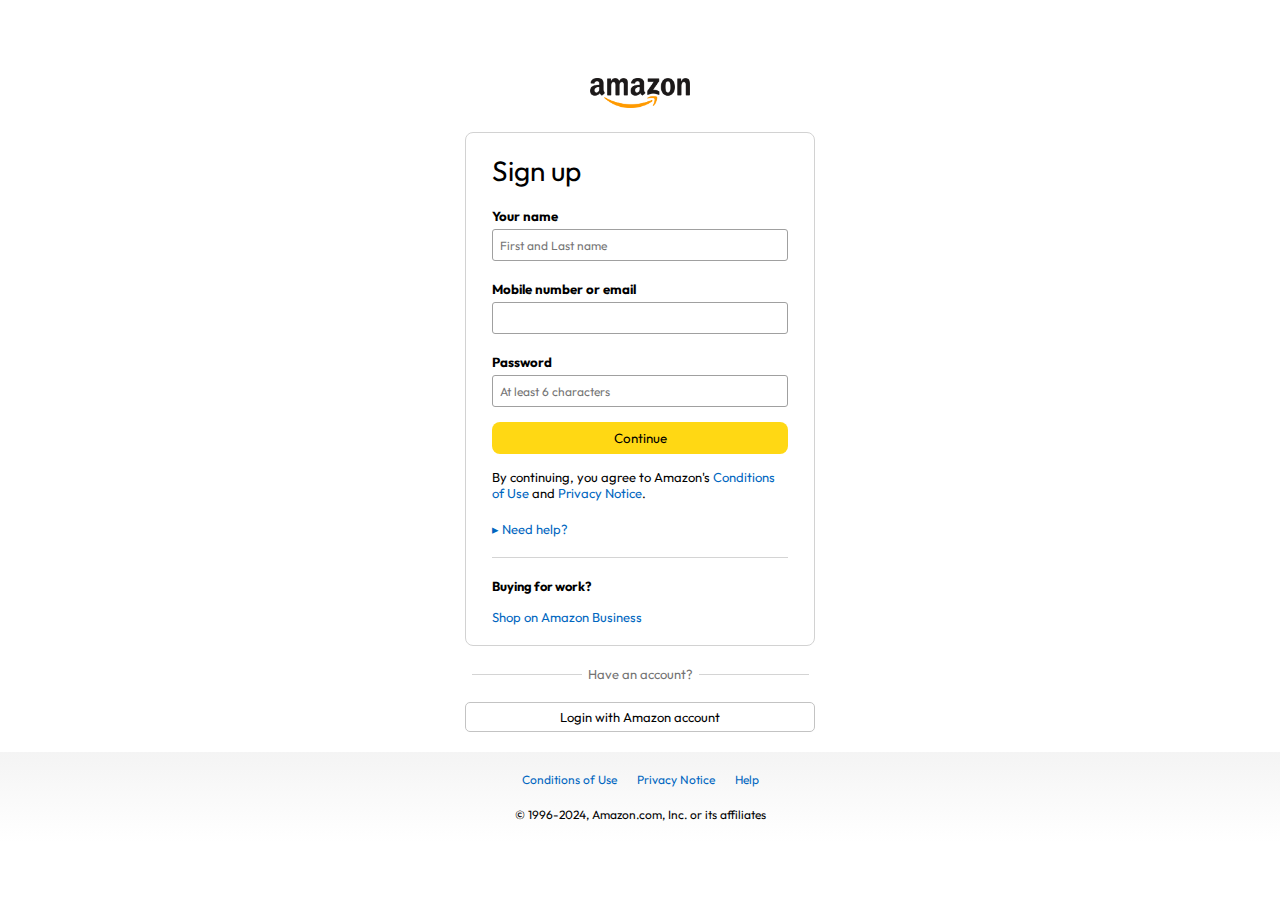
<file: Amazon Clone/signup.html>
<!DOCTYPE html>
<html lang="en">
<head>
    <meta charset="UTF-8">
    <meta name="viewport" content="width=device-width, initial-scale=1.0">
    <title>Sign up</title>
    <link rel="stylesheet" href="signin.css"
</head>
<body>
    <a href="/"><img class="logo" src="images/amazon_logo_dark.png" alt="" width="100px"></a>
    <div class="signin-container">
        <h1 class="signin-title">Sign up</h1>
        <h5 class="input-label">Your name</h5>
        <input type="text" placeholder="First and Last name">
        <h5 class="input-label">Mobile number or email</h5>
        <input type="text"> 
        <h5 class="input-label">Password</h5>
        <input type="password" placeholder="At least 6 characters">
        <button>Continue</button>
        <p>By continuing, you agree to Amazon's <a href="#">Conditions of Use</a> and <a href="#">Privacy Notice</a>.</p>
        <p class="signin-help">&#9656 Need help?</p>
        <hr>
        <h4>Buying for work?</h4>
        <p class="signin-business"><a href="#">Shop on Amazon Business</a></p>
    </div>

    <div class="signin-bottom">
        <hr>
        <p>Have an account?</p>
        <hr>
    </div>
    <a href="signin.html">
        <button class="signin-signup-btn">Login with Amazon account</button>
    </a>
    <footer>
        <div class="footer-links">
            <a href="#">Conditions of Use</a>
            <a href="#">Privacy Notice</a>
            <a href="#">Help</a>
        </div>
        <p class="footer-copyright">© 1996-2024, Amazon.com, Inc. or its affiliates</p>
    </footer>
</body>
</html>
</file>
<file: style.css>
* {
    margin: 0;
    padding: 0;
    font-family: 'Pacifico', cursive;
    box-sizing: border-box;
    --main-color: #ffffff;
    --primary-color: rgb(238, 55, 22);
    --secondary-color: #0c0c0c; 
}

/* Font Import */
@import url('https://fonts.googleapis.com/css2?family=Pacifico&display=swap');


/* Body Styling */
body {
    opacity: 0.8;
    background-size: 20px 20px;
    background: #000000;
    display: flex;
    height: auto;
    padding: 10px;
    overflow: auto;
    flex-direction: column;
}

/* Header Styling */
.header {
    display: flex;
    position: fixed;
    width: 100%;
    top: 0;
    left: 0;
    padding: 2px 10%; 
    justify-content: space-between;
    align-items: center;
    z-index: 1000;
    background-color: #000000; 
    box-shadow: 0 4px 6px rgba(0, 0, 0, 0.1); 
}

#menu-icon {
    font-size: 24px;
    display: none; 
    cursor: pointer;
}

.logo {
    font-size: 3rem;
    color: var(--main-color);
    font-weight: 1000;
    cursor: pointer;
    transition: 0.3s ease-in-out;
    text-decoration: none; 
    white-space: nowrap; 
}

.logo:hover {
    transform: scale(1.1);
}

.logo span {
    background: linear-gradient(270deg, #f5032c 10%, #ffa600 100%);
    background-clip: text;
    -webkit-background-clip: text;
    color: transparent;
    text-decoration: none;
}

/* Navbar Styling */
.navbar {
    display: flex;
    padding: 1rem;
}

.navbar a {
    font-size: 1.5rem;
    color: var(--main-color);
    margin: 0;
    font-weight: 1000;
    transition: 0.3s ease-in-out;
    border-bottom: 1px solid transparent;
    text-decoration: none;
    display: block;
    margin-bottom: 0.1rem;
    padding: 20px;
}

.navbar a:hover {
    color: var(--main-color);
    border-bottom: 3px solid var(--primary-color);
}

/* Gradient Button Styling */
.gradient-btn {
    font-size: 1rem;
    padding: 1rem 2rem;
    border-radius: 3rem;
    background: linear-gradient(270deg, #f5032c 10%, #ffa600 100%);
    letter-spacing: 2px;
    cursor: pointer;
    transition: 0.3s ease-in-out;
    color: white;
    border: none;
    white-space: nowrap;
    text-decoration: none;
}

.gradient-btn:hover {
    transform: scale(1.05);
}

/* Section Styling */
section {
    min-height: 100vh;
    padding: 10rem 15%;
    color: var(--main-color);
}

/* Home Section */
.home {
    display: flex;
    align-items: center;
    justify-content: center;
    gap: 5rem;
}

.home-content {
    display: flex;
    flex-direction: column;
    justify-content: flex-end;
    text-align: right;
}

.home-content h1 {
    font-size: 3.5em;
    font-weight: 700;
    margin-top: 1.8rem;
    line-height: 1;
}

.home-content h1 span {
    background: linear-gradient(270deg, #f5032c, #ffa600);
    -webkit-background-clip: text;
    color: transparent;
}

.home-content h3 {
    margin: 1rem 0;
    font-size: 2.0rem;
    line-height: 2;
}

.home-content h3 span {
    background: linear-gradient(270deg, #f5032c, #ffa600);
    -webkit-background-clip: text;
    color: transparent;
}

.home-content p {
    font-size: 1.3rem;
}


/* Home Image Styling */
.home-img {
    position: relative;
    width: 100%;
    display: flex;
    justify-content: flex-end;
    margin-top: 5rem;
}

.home-img img {
    width: 360px;
    height: 500px;
    border-radius: 15%;
    transition: transform 0.4s ease-in-out;
    position: relative;
    z-index: 1;
}

.home-img:hover img {
    transform: scale(1.05);
}

.home-img::before {
    content: '';
    position: absolute;
    top: 0;
    left: 0;
    right: 0;
    bottom: 0;
    border-radius: 20%;
    background: linear-gradient(270deg, #f5032c 10%, #ffa600 100%);
    filter: blur(150px);
    opacity: 0;
    transition: opacity 0.3s ease-in-out;
    z-index: 0;
}

.home-img:hover::before {
    opacity: 1; 
}



/* Social Media Icons Styling */
.social-icons {
    margin-top: 1.5rem;
    display: flex;
    justify-content: center;
    gap: 1rem;
    
}

.social-icons a {
    display: inline-flex;
    justify-content: center;
    align-items: center;
    font-size: 1.5rem;
    width: 50px;
    height: 50px;
    background: transparent;
    border: 2px solid var(--primary-color); 
    text-decoration: none;
    border-radius: 50%;
    position: relative;
    transition: 0.3s ease-in-out;
    
}

.social-icons a::before {
    content: '';
    position: absolute;
    top: 0;
    left: 0;
    right: 0;
    bottom: 0;
    border-radius: 50%;
    background: linear-gradient(270deg, #f5032c 10%, #ffa600 100%);
    filter: blur(150px);
    opacity: 0;
    transition: opacity 0.4s ease-in-out;
    z-index: 0;
}

.social-icons a:hover::before {
    opacity: 1;
}

.social-icons a i {
    background: linear-gradient(270deg, #f5032c 10%, #ffa600 100%);
    -webkit-background-clip: text;
    color: transparent;
    
    transition: transform 0.3s ease-in-out;
}

.social-icons a:hover i {
    transform: scale(1.2);
}

/* Button Styling */
.btn-group {
    margin-top: 2rem;
    display: flex;
    gap: 1.5rem;
    justify-content: center;
}

.btn {
    
    display: inline-block;
    padding: 0.5rem 2rem;
    background: var(--primary-color);
    border-radius: 1rem;
    text-decoration: none;

    font-size: 1rem;
    box-shadow: 0 0 25px var(--primary-color);
    transition: all 0.3s;
    font-weight: 600;
    
}

.btn:hover {
    transform: scale(1.05);
    box-shadow: 0 0 50px var(--primary-color);
}

.btn-group a:nth-of-type(2) {
    background-color: #000000;
    color: var(--primary-color);
    border: 2px solid var(--primary-color);
    box-shadow: 0 0 25px transparent;
}

.btn-group a:nth-of-type(2):hover {
    box-shadow: 0 0 25px var(--primary-color);
    background-color: var(--primary-color);
    color: #000000;
}


/* About Section Styling */
.about {
    display:flex;
    justify-content: center;
    align-items: center;
    gap: 10rem;
    background: #030303;
}

.about-content h2 {
    font-size: 4rem;
    text-align: left;
}

.about-content span {
    font-size: 4rem;
    text-align: left;
    background: linear-gradient(270deg, #f5032c 10%, #ffa600 100%);
    -webkit-background-clip: text;
    color: transparent;
}

.about-content p {
    font-size: 1.5rem;
}

.about-content .btn {
    margin: 2rem 0;
    color: #000000;
    background-color: var(--primary-color);
    border: none; 
    box-shadow: none;
    outline: none; 
    padding: 1rem 2rem ; 
    border-radius: 1.5rem;
}

.about-content .btn:hover {
    transform: scale(1.05);
    box-shadow: 0 0 25px var(--main-color);
}

.about-img {
    position: relative;
    width: 50%;
    display: flex;
    justify-content: center;
    margin: auto;
}

.about-img img {
    width: 300px;
    height: 300px;
    border-radius: 15%;
    transition: transform 0.4s ease-in-out;
    position: relative;
    z-index: 1;
}

.about-img:hover img {
    transform: scale(1.05);
}

.about-img::before {
    content: '';
    position: absolute;
    top: 0;
    left: 0;
    right: 0;
    bottom: 0;
    border-radius: 20%;
    background: linear-gradient(270deg, #f5032c 10%, #ffa600 100%);
    filter: blur(150px);
    opacity: 0;
    transition: opacity 0.3s ease-in-out;
    z-index: 0;
}

.about-img:hover::before {
    opacity: 1;
}


/* Scrollbar Styling */
::-webkit-scrollbar {
    width: 15px;
}

::-webkit-scrollbar-track {
    background: #050505;
}

::-webkit-scrollbar-thumb {
    background: linear-gradient(45deg, #f5032c, #ffa600);
    
}

::-webkit-scrollbar-thumb:hover {
    background: linear-gradient(45deg, #ffa600, #f5032c);
}

/* Services Styling */

.heading {
    text-align: center;
    font-size: 3rem;
    margin: 1rem 0;
}

.services {
    
    padding: 2rem 0; 
}

.services h2 {
    color: white;
}

.services-container {
    display: grid;
    grid-template-columns: repeat(auto-fit, minmax(300px, 1fr)); 
    align-items: start; 
    gap: 2.5rem;
    padding: 5rem 25%; 
}

.service-box {
    display: flex;
    justify-content: space-between;
    height: 42rem;
    width: 45rem;
    gap: 2rem;
    padding: 2rem;
    background:var(--primary-color);
    cursor: pointer;
    box-shadow: 0 4px 8px rgba(0, 0, 0, 0.1);
    border-radius: 2rem;
    transition: 0.4s ease-in-out;
    
}

.service-box:hover{
    background: #161616;
    border: 5px solid var(--primary-color);
    transform: scale(1.05);
    
}

.service-box:hover .service-info i,
.service-box:hover .service-info h4,
.service-box:hover .service-info p {
    color: var(--primary-color); 
}

.service-info {
    text-align: center;
}

.service-info i {
    font-size: 4rem;
    margin: 2rem 0;
    font-weight: 800;
    color: black;
}

.service-info h4 {
    font-size: 2.5rem;
    margin: 2rem 0;
    font-weight: 800;
    color: #000000;
}

.service-info p {
    font-size: 1.4rem;
    font-weight: 600;
    line-height: 1.7;
    color: black;
}


/* Projects */

.projects {
    background: #030303;
    padding: 2rem 2%;
    
}

.projects .heading {
    text-align: center;
    font-size: 3rem;
    margin: 1rem 0;
    color: white;
}


.projects-box {
    display: grid;
    grid-template-columns: 1fr 1fr 1fr;
    align-items: start;
    gap: 3rem; 
    row-gap: 5rem; 
    
}


.project-card {
    display: flex;
    flex-direction: column;
    align-items: center;
    background-color: black;
    transition: 0.3s ease;
    border: 2px solid var(--main-color);
    border-radius: 3rem;
    padding: 2rem; 
    overflow: hidden;
    cursor: pointer;
    box-shadow: 0 0 5px var(--primary-color);
    transition: 0.3s ease;
    border: var(--primary-color);
    width: 400px; 
    max-width: 450px; 
    height: 550px;
    
}


.project-card:hover {
    box-shadow: 0 0 25px var(--primary-color),
                0 0 50px var(--primary-color);
    transform: scale(1.02);
}


.project-card img {
    width: 100%; 
    height: auto; 
    border-radius: 2rem;
    object-fit: cover;
}


.project-card h3 {
    font-size: 1.5rem;
    color: white; 
    margin: 1rem 0;
}


.project-card p {
    font-size: 1rem;
    color: white; 
    margin: 1rem 0; 
}


.btn {
    margin: 1rem 0;
    padding: 1rem 2rem;
    background-color: var(--primary-color);
    color: white;
    border-radius: 2rem;
    transition: background-color 0.3s ease;
    text-align: center;
}


.btn:hover {
    background-color: var(--primary-color)
}

img[alt="pic 2"] {
    width: 200px;
    height: 200px;

}

img[alt="pic 3"] {
    width: 250px;
    height: 200px;

}
img[alt="pic4"] {
    width: 5rem;
    height: 5rem;

}

img[alt="pic 6"] {
    width: 100px;
    height: 100px;
}

/* Contact Me */
.heading span{
    background: linear-gradient(270deg, #f5032c, #ffa600);
    -webkit-background-clip: text;
    color: transparent;
}

.contact {
    background-color: black;
    padding: 3rem;
}

.contact h2 {
    margin-bottom: 3rem;
    text-align: center;
    color: white;
}

.contact form {
    display: flex;
    flex-direction: column;
    align-items: center;
    justify-content: center;
    gap: 3rem;
    margin: 5rem 0;
    text-align: center;
    width: 100%;
}

.contact form .input-group {
    display: flex;
    gap: 2rem;
    width: 100%;
    justify-content: center;
}

.contact form .input-box {
    width: 100%;
    flex: 1;
}

.contact form .input-box input,
.contact form .input-box textarea {
    padding: 1.8rem;
    font-size: 1.2rem;
    background-color: black;
    border-radius: 2rem;
    border: 2px solid red; 
    color: white;
    resize: none;
}

/* Placeholder styling */
.contact form .input-box input::placeholder,
.contact form .input-box textarea::placeholder {
    color: #999; 
}

/* Button styling */
.send-message {
    background-color: #ec940f;
    padding: 1rem 2rem;
    border: none;
    border-radius: 2rem;
    cursor: pointer;
}






/* Footer */

.footer{
    background-color: var(--secondary-color);
    padding: 50px 0;
}

.footer .social-icons{
    align-items: center;
}

.footer ul{
    text-align: center;
    font-size: 1.8rem;
}

.footer ul li a{
    display: inline-block;
    margin-left: 20px;
}

.footer ul li a{
    color: #ffffff;
    border-bottom: 3px solid transparent;
    transition: 0.3s ease-in-out;
}

.footer ul li a:hover{
    border-bottom: 3px solid var(--primary-color);
}

.tintun{
    text-align: center;
    font-size: 1.2rem;
    padding: 30px;
    color: white;
}

/* Media Queries */
@media (max-width: 1200px) {
    section {
        padding: 10rem 10%;
    }

    .project-item {
        width: calc(50% - 2rem);
    }
}

@media (max-width: 991px) {
    .header {
        padding: 2px 5%;
    }
    .gradient-btn{
        display: none;
    }
    .navbar {
        display: none;
    }

   

    #menu-icon {
        display: block;
        font-size: 2.5rem;
        color: var(--primary-color);
    }

    .home {
        flex-direction: column;
        align-items: center;
        text-align: center;
    }

    .home-content {
        order: 2;
        display: flex;
        flex-direction: column;
        justify-content: center; 
        align-items: center; 
    }

    .home-content h1 {
        
        font-size: 3rem;
    }

    .home-content h3 {
        font-size: 1.8rem;
        
    }

    .home-content p {
        font-size: 1.2rem;
        text-align: center;
        
    }

    .home-img {
        order: 1;
        justify-content: center;
        margin-top: 0;
    }

    .home-img img {
        width: 300px;
        height: 400px;
    }

    .about {
        flex-direction: column;
        text-align: center;
    }
    
    .about-content {
        display: flex;
        flex-direction: column;
        align-items: center; 
        
    }


    .about-img img {
        width: 300px;
        height: 400px;
    }

    .project-item {
        width: 100%;
    }
}

@media (max-width: 768px) {
    .home-content h1 {
        font-size: 2.5rem;
    }

    .home-content h3 {
        font-size: 1.6rem;
    }

    .home-content p {
        font-size: 1rem;
    }

    .home-img img {
        width: 250px;
        height: 350px;
    }

    .about-img img {
        width: 250px;
        height: 350px;
    }
}

@media (max-width: 500px) {
    .header {
        flex-direction: column;
        align-items: center;
    }

    .navbar {
        flex-direction: column;
        align-items: center;
    }

    .home-content h1 {
        font-size: 2rem;
    }

    .home-content h3 {
        font-size: 1.4rem;
    }

    .home-content p {
        font-size: 0.9rem;
    }

    .home-img img {
        width: 300px;
        height: 300px;
        
    }

    .about-content h2 {
        font-size: 2.5rem;
    }

    .about-content span {
        font-size: 2.5rem;
    }
}

@media (max-width: 1200px) {
    .services-container {
        padding: 5rem 5%;
    }
}

@media (max-width: 991px) {
    .services {
        padding: 5rem 2%;
    }

    .services-container {
        padding: 5rem 2%;
        grid-template-columns: repeat(auto-fit, minmax(200px, 1fr));
    }
    .service-box {
        width: 100%;
        margin: 1rem 0;
        height: auto;
    }
}

@media (max-width: 768px) {
    .services {
        padding: 3rem 2%;
    }

    .service-info i {
        font-size: 3rem;
    }

    .service-info h4 {
        font-size: 2rem;
    }

    .service-info p {
        font-size: 1.2rem;
    }
}

@media (max-width: 500px) {
    .services {
        padding: 2rem 2%;
    }

    .service-info i {
        font-size: 2.5rem;
    }

    .service-info h4 {
        font-size: 1.8rem;
    }

    .service-info p {
        font-size: 1rem;
    }
}

@media (max-width: 1200px) {
    .projects-box {
        padding: 5rem 5%;
    }
}

@media (max-width: 991px) {
    .projects {
        
        padding: 5rem 2%;
    }

    .projects-box {
        padding: 5rem 2%;
        grid-template-columns: 1fr;
        margin-left: 5rem;
    }

    .project-card {
        width: 100%;
        margin: 1rem 0;
        height: auto;
    }
}

@media (max-width: 768px) {
    .projects {
        padding: 3rem 2%;
    }

    .project-card h3 {
        font-size: 1.5rem;
    }

    .project-card p {
        font-size: 1rem;
    }

    .project-card h5 {
        font-size: 0.9rem;
    }
}

@media (max-width: 500px) {
    .projects {
        padding: 2rem 2%;
    }

    .project-card h3 {
        font-size: 1.2rem;
    }

    .project-card p {
        font-size: 0.8rem;
    }

    .project-card h5 {
        font-size: 0.7rem;
    }
}



/* Media query for smaller screens */
@media (max-width: 768px) {
  input[type="text"],
  input[type="email"],
  input[type="subject"] {
    font-size: 15rem;
    padding: 5px;
  }
}
</file>
<file: Accordion/style.css>
body {
  background:rgb(143, 127, 110);
  height: 100vh;
  display: flex;
  justify-content: center;
  align-items: center;
  margin: 0;
}

.accordion {
  width: 65%;
  background-color: rgb(182, 146, 105);
  padding: 30px;
  border-radius: 30px;
  box-shadow: 0 4px 8px rgba(0, 0, 0, 0.1);
}

.accordion .accordion-title {
  margin-bottom: 30px;
  text-align: center;
  font-size: 24px;
  font-weight: bold;
}

.accordion .content-container {
  margin-bottom: 18px;
  border-bottom: 1px solid #000;
}

.accordion .content-container .question {
  font-size: 22px;
  cursor: pointer;
  position: relative;
  padding: 15px 0;
  transition: font-size 0.5s;
}

.accordion .content-container .question::after {
  content: "+";
  position: absolute;
  right: 5px;
  transition: content 0.5s;
}

.accordion .content-container .answer {
  padding-top: 15px;
  font-size: 18px;
  line-height: 1.5;
  width: 100%;
  height: 0;
  overflow: hidden;
  transition: height 0.5s;
}

.accordion .content-container.active .answer {
  height: 100px; 
}

.accordion .content-container.active .question {
  font-size: 18px;
}

.accordion .content-container.active .question::after {
  content: "-";
  font-size: 25px;
}
</file>
<file: Calculator/style.css>
* {
  margin: 0;
  padding: 0;
  font-family: "Poppins", sans-serif;
  box-sizing: border-box;
}

.container {
  width: 100%;
  height: 100vh;
  background: hsl(316, 70%, 85%);
  display: flex;
  align-items: center;
  justify-content: center;
}

.calculator {
  background: rgb(163, 101, 137);
  padding: 20px;
  border-radius: 20px;
}

.calculator form input {
  border: 0;
  outline: 0;
  width: 60px;
  height: 60px;
  border-radius: 10px;
  box-shadow: -8px -8px 15px rgba(255, 255, 255, 0.1),
              -5px -5px 15px rgba(0, 0, 0, 0.2);
  background: transparent;
  font-size: 20px;
  color: #fff;
  cursor: pointer;
  margin: 5px;
}

form .display {
  display: flex;
  justify-content: flex-end;
  margin: 20px 0;
}

form .display input {
  text-align: right;
  flex: 1;
  font-size: 45px;
  box-shadow: none;
  background: transparent;
  color: #fff;
}

form input.equal {
  width: calc(60px * 2 + 10px); 
}
</file>
<file: Coming Soon/style.css>
* {
  margin: 0;
  padding: 0;
  font-family: 'Poppins', sans-serif;
}

.container {
  width: 1200px;
  height: 650px;
  background-image: url(images/astronaut.jpg);
  background-position: center;
  background-size: cover;
  padding: 0 8%;
  background-repeat: no-repeat;
  position: relative;
}

.logo {
  width: 120px;
  padding: 20px 0;
  cursor: pointer;
}

.content {
  top: 50%;
  left: 8%;
  position: absolute;
  transform: translateY(-50%);
  color: #fff;
}

.content p {
  font-size: 24px;
  margin-bottom: 20px;
}

.content h1 {
  font-size: 64px;
  font-weight: 600;
  margin-bottom: 20px;
}

.content h1 span {
  color: rgb(74, 238, 250);
}

.content button {
  background: transparent;
  border: 2px solid #fff;
  outline: none;
  padding: 12px 25px;
  color: #fff;
  display: flex;
  align-items: center;
  margin-top: 30px;
  cursor: pointer;
}

.content button img {
  width: 15px;
  margin-left: 10px;
}

.launch-time {
  display: flex;
  justify-content: space-between;
  margin-top: 20px;
}

.launch-time div {
  text-align: center;
}

.launch-time div p {
  font-size: 60px;
  margin-bottom: -14px;
}

.launch-time div span {
  font-size: 24px;
}

.rocket {
  width: 250px;
  position: absolute;
  right: 10%;
  bottom: 0;
  animation: rocket 4s linear infinite;
}

@keyframes rocket {
  0% {
    bottom: 0;
    opacity: 1;
  }
  100% {
    bottom: 100%;
    opacity: 0;
  }
}
</file>
<file: To Do Lists/style.css>
* {
  margin: 0;
  padding: 0;
  font-family: "Poppins", sans-serif;
  box-sizing: border-box;
}

.container {
  width: 100%;
  min-height: 100vh;
  background: black;
  padding-top: 20px;
}

.todo-app {
  width: 100%;
  max-width: 540px;
  background: #fff;
  margin: 100px auto 20px;
  padding: 40px 30px 70px;
  border-radius: 10px;
}

.todo-app h2 img {
  color: #002765;
  display: center;
  align-items: center;
  margin-bottom: 20px;
}
.todo-app h2 img {
  width: 60px;
  height: 60px;
  margin-left: 15px;
  vertical-align: middle;
}

.row {
  display: flex;
  align-items: center;
  justify-content: space-between;
  background: #edeef0;
  border-radius: 30px;
  padding-left: 20px;
  margin-bottom: 25px;
}
input {
  flex: 1;
  border: none;
  outline: none;
  background: transparent;
  padding: 10px;
  font-weight: 14px;
}
button {
  border: none;
  outline: none;
  padding: 16px 50px;
  background: #141414;
  color: #fff;
  font-size: 16px;
  cursor: pointer;
  border-radius: 40px;
}
ul li {
  list-style: none;
  font-size: 17px;
  padding: 12px 8px 12px 50px;
  user-select: none;
  cursor: pointer;
  position: relative;
}
ul li::before {
  content: "";
  position: absolute;
  height: 28px;
  width: 28px;
  border-radius: 50%;
  background: #eeecec;
  background-size: cover;
  background-position: center;

  top: 12px;
  left: 8px;
}

ul li.checked {
  color: #555;
  text-decoration: line-through;
}
ul li.checked::before {
  background-image: url("images/checked.png");
}
ul li span {
  position: absolute;
  right: 0;
  top: 5px;
  width: 40px;
  height: 40px;
  font-size: 22px;
  color: #555;
  line-height: 40px;
  text-align: center;
  border-radius: 50%;
}

ul li span:hover {
  background: #edeef0;
}
</file>
<file: Amazon Clone/style.css>
@import url('https://fonts.googleapis.com/css2?family=Outfit:wght@100..900&display=swap');

* {
    padding: 0;
    margin: 0;
    box-sizing: border-box;
    font-family: Outfit;
} 

body {
    background: #dadada;
}

a {
    text-decoration: none;
    color: inherit;
}

nav {
    display: flex;
    align-items: center;
    justify-content: space-between;
    background: #131921;
    padding: 20px 10px;
    height: 60px;
    flex-wrap: wrap; /* Added to wrap elements on smaller screens */
}

.nav-country {
    display: flex;
    align-items: end;
    margin-left: 15px;
    font-size: 13px;
    color: #c4c4c4;
}

.nav-country h1 {
    color: #fff;
    font-size: 14px;
}

.nav-search {
    flex: 1;
    display: flex;
    align-items: center;
    background: #fff;
    color: gray;
    max-width: none;
    border-radius: 4px;
    margin-left: 15px;
}

.nav-search-gategory {
    display: flex;
    align-items: center;
    padding: 10px 20px;
    gap: 5px;
    background: #e5e5e5;
    border-radius: 4px 0 0 4px;
}

.nav-search-input {
    flex: 1;
    border: none;
    outline: none;
    padding: 10px;
}

.nav-search-icon {
    max-width: 41px;
    padding: 8px;
    background: #ffd64f;
    border-radius: 0 4px 4px 0;
}

.nav-language {
    display: flex;
    align-items: center;
    gap: 2px;
    font-weight: 600;
    margin-left: 15px;
    color: #fff;
}

.nav-text {
    margin-left: 15px;
    color: #fff;
}

.nav-text p {
    font-size: 10px;
}

.nav-text h1 {
    font-size: 14px;
}

.nav-cart {
    display: flex;
    align-items: center;
    margin: 0px 15px;
}

.nav-bottom {
    display: flex;
    align-items: center;
    gap: 20px;
    padding: 8px 20px;
    background: #232f3e;
    color: #fff;
    font-size: 15px;
}

.nav-cart {
    color: #fff;
}

.nav-bottom {
    display: flex;
    align-items: center;
    gap: 20px;
    padding: 8px 20px;
    background: #232f3e;
    color: #fff;
    font-size: 15px;
}

.nav-bottom div {
    display: flex;
    align-items: center;
    gap: 5px;
    font-weight: 500;
    font-style: bold;
}

.header-slider ul {
    display: flex;
    overflow-y: hidden;
}

.header-img {
    max-width: 100%;
    mask-image: linear-gradient(to bottom, #000000 50%, transparent 100%);
}

.header-slider a {
    position: absolute;
    top: 25%;
    z-index: 1;
    padding: 5vh 3vw;
    background-color: transparent;
    color: #0200007b;
    text-decoration: none;
    font-weight: 500;
    font-size: 60px;
    cursor: pointer;
}

.content-next {
    right: 0;
}

.box-row {
    display: flex;
    flex-wrap: wrap;
    row-gap: 20px;
    justify-content: space-between;
    margin: 20px 30px;
}

.box-col {
    display: flex;
    flex-direction: column;
    gap: 10px;
    padding: 15px 20px;
    background: #fff;
    max-width: 24%;
    min-height: 200px;
    z-index: 1;
}

.box-col a {
    font-size: 13px;
    color: #009999;
    font-weight: 500;
}

.header-box {
    position: absolute;
    top: 20%;
    width: 100%;
    z-index: 2;
}

.header-slider {
    position: relative;
    z-index: 1;
}

.products-slider{
    background: #fff;
    margin: 0 30px;
    padding: 20px;
    margin-bottom: 15px;
}

.products-slider .products{
    display: flex;
    overflow-x: auto;
    gap: 20px;
    margin-top: 10px;
}

.products-slider .products img{
    max-width: 200px;
    max-height: 200px;
}

.products-slider .products::-webkit-scrollbar{
    display: none;
}

footer{
    display: flex;
    justify-content: space-between;
    align-items: center;
    color: #fff;
    background: #131921;
    padding: 20px 60px;
}

/* -------- media queries ----------------*/
@media only screen and (max-width: 900px){
    nav{
        flex-wrap: wrap;
    }
    .nav-search{
        order: 7;
        margin: 15px 0 5px;
        min-width: 300px;
    }
    .box-col{
        max-width: 48%;
    }
}

@media only screen and (max-width: 600px){
    .nav-country{
        display: none;
    }
    .nav-language{
        display: none;
    }
    .nav-text{
        display: none;
    }
    .nav-bottom{
        font-size: 13px;
        gap: 10px;
        overflow-x: scroll;
    }
    .nav-bottom::-webkit-scrollbar{
        display: none;
    }
    .nav-bottom p {
        text-wrap: nowrap;
    }
    .box-col{
        max-width: 100%; /* Adjust to full width on very small screens */
    }
    .products-slider .products img {
        max-width: 100px; /* Adjust image size */
    }
}

@media only screen and (max-width: 400px){
    .nav-search{
        flex-direction: column;
        align-items: stretch;
    }
    .nav-search-gategory {
        width: 100%;
        border-radius: 4px 4px 0 0;
    }
    .nav-search-input {
        width: 100%;
    }
    .nav-search-icon {
        width: 100%;
        border-radius: 0 0 4px 4px;
    }
    .nav-cart img {
        width: 25px;
    }
    .nav-cart h4 {
        font-size: 12px;
    }
}
</file>
<file: Amazon Clone/product.css>
body {
    font-family: Arial, sans-serif;
    background-color: #f3f3f3;
    margin: 0;
    padding: 0;
}

nav {
    background-color: #232f3e;
    display: flex;
    align-items: center;
    padding: 10px 20px;
}

nav a img {
    vertical-align: middle;
}

nav .nav-country,
nav .nav-language,
nav .nav-text {
    display: flex;
    align-items: center;
    color: white;
    margin-left: 20px;
}

nav .nav-search {
    flex-grow: 1;
    display: flex;
    align-items: center;
    margin-left: 20px;
    padding: 5px;
    background-color: white;
    border-radius: 5px;
}

nav .nav-search-gategory,
nav .nav-search-input {
    padding: 5px;
}

nav .nav-cart {
    display: flex;
    align-items: center;
    color: white;
    margin-left: auto;
}

nav .nav-cart img {
    margin-right: 10px;
}

.nav-bottom {
    display: flex;
    align-items: center;
    background-color: #37475a;
    color: white;
    padding: 10px 20px;
}

.nav-bottom div,
.nav-bottom p {
    margin: 0 20px 0 0;
}

.breadcrum {
    background-color: white;
    padding: 10px 20px;
    font-size: 14px;
    color: #555;
    margin: 0; /* Remove margin */
    border-bottom: 1px solid #e6e6e6;
}

.product-display {
    display: flex;
    background-color: white;
    padding: 20px;
    border-radius: 5px;
    box-shadow: 0 2px 5px rgba(0,0,0,0.1);
    margin-top: 0; /* Ensure no margin between breadcrumb and product display */
}

.product-d-image {
    flex: 1;
    margin-right: 20px;
    display: flex;
    flex-direction: column;
}

.product-icons {
    display: flex;
    gap: 10px;
    margin-bottom: 20px;
}

.product-main-image {
    text-align: center;
}

.product-d-details {
    flex: 2;
}

.product-title {
    font-size: 20px;
    font-weight: bold;
    margin: 0 0 10px 0;
}

.brand-store {
    color: #0073bb;
    margin: 0 0 20px 0;
}

.product-rating {
    margin: 20px 0;
}

.product-rating div {
    display: flex;
    align-items: center;
    margin-bottom: 5px;
}

.product-rating div img {
    margin-left: 5px;
}

.product-rating span {
    background-color: #ffc107;
    padding: 2px 4px;
    border-radius: 3px;
    font-weight: bold;
}

.product-d-price {
    margin: 20px 0;
}

.product-d-price div {
    display: flex;
    align-items: baseline;
    margin-bottom: 10px;
}

.product-d-price div p {
    background-color: #b12704;
    color: white;
    padding: 5px;
    border-radius: 3px;
    margin: 0 10px 0 0;
}

.product-d-price h1 {
    font-size: 24px;
    margin: 0;
}

.product-d-price h5,
.product-d-price p {
    margin: 5px 0;
}

.product-color-selection {
    margin: 20px 0;
}

.product-color-options {
    display: flex;
    gap: 20px;
}

.product-info {
    display: grid;
    grid-template-columns: 1fr 2fr;
    gap: 10px;
    margin: 20px 0;
}

.product-description {
    margin: 20px 0;
}

.product-d-purchase {
    flex: 0 0 250px; /* Adjust the width as needed */
    background-color: #fff; 
    padding: 30px;
    border-radius: 20px; /* Rounded corners */
    box-shadow: 0 5px 5px rgba(0,0,0,0.1);
}

.product-d-purchase .title {
    display: flex;
    align-items: center;
    gap: 10px;
}

.product-d-purchase .title h3 {
    margin: 0;
}

.product-d-purchase .price {
    font-size: 24px;
    color: #b12704;
}

.product-d-purchase .gap {
    margin: 20px 0;
}

.product-d-purchase .gap p {
    margin: 5px 0;
}

.product-d-purchase select,
.product-d-purchase button {
    width: 100%;
    padding: 10px;
    margin: 10px 0;}
</file>
<file: Amazon Clone/signin.css>
@import url('https://fonts.googleapis.com/css2?family=Outfit:wght@100..900&display=swap');

* {
    padding: 0;
    margin: 0;
    box-sizing: border-box;
    font-family: 'Outfit', sans-serif;
}

body {
    background: #fff;
    text-align: center;
    min-height: 100vh;
    display: flex;
    flex-direction: column;
    justify-content: center;
    align-items: center;
}

.logo {
    margin-top: 20px;
}

.signin-container {
    max-width: 350px;
    border: 1px solid #d2d2d2;
    margin-top: 20px;
    padding: 20px 26px;
    border-radius: 8px;
    text-align: left;
}

.signin-title {
    font-size: 28px;
    font-weight: 400;
}

.input-label {
    margin-top: 20px;
}

.signin-container input {
    width: 100%;
    height: 32px;
    margin-top: 5px;
    padding: 3px 7px;
    border-radius: 3px;
    border: 1px solid #a0a0a0;
    font-size: 12px;
    outline: none;
}

.signin-container input:focus {
    outline: 3px solid #c2c2ff;
}

.signin-container button {
    width: 100%;
    height: 32px;
    margin: 15px 0;
    background: #ffd814;
    border: none;
    border-radius: 8px;
    cursor: pointer;
}

.signin-container button:hover {
    background: #ebc712;
}

.signin-container p {
    font-size: 13px;
}

.signin-container a {
    color: #0066c0;
    text-decoration: none;
}

.signin-help {
    font-size: 13px;
    margin: 20px 0;
    cursor: pointer;
    color: #0066c0;
}

.signin-container hr {
    border: none;
    height: 1px;
    background: #d4d4d4;
    margin: 20px 0;
}

.signin-container h4 {
    margin: 15px 0;
    font-size: 13px;
}

.signin-business a {
    font-size: 13px;
    color: #0066c0;
    text-decoration: none;
}

.signin-bottom {
    max-width: 350px;
    font-size: 13px;
    color: #737373;
    margin: 20px auto;
    display: flex;
    align-items: center;
    justify-content: center;
    gap: 6px;
}

.signin-bottom hr {
    border: none;
    height: 1px;
    background: #d4d4d4;
    width: 110px;
}

.signin-signup-btn {
    width: 350px;
    height: 30px;
    font-size: 13px;
    background: #fff;
    border-radius: 5px;
    border: 1px solid #c3c3c3;
}

.signin-signup-btn:hover {
    background: #f1f1f1;
}

footer {
    width: 100%;
    max-height: 200px;
    margin-top: 20px;
    padding: 20px 0;
    background: linear-gradient(to bottom, #f4f4f4, #fff);
    font-size: 12px;
}

.footer-links {
    display: flex;
    justify-content: center;
    margin-bottom: 20px;
}

.footer-links a {
    margin: 0 10px;
    text-decoration: none;
    color: #0066c0;
}
</file>
